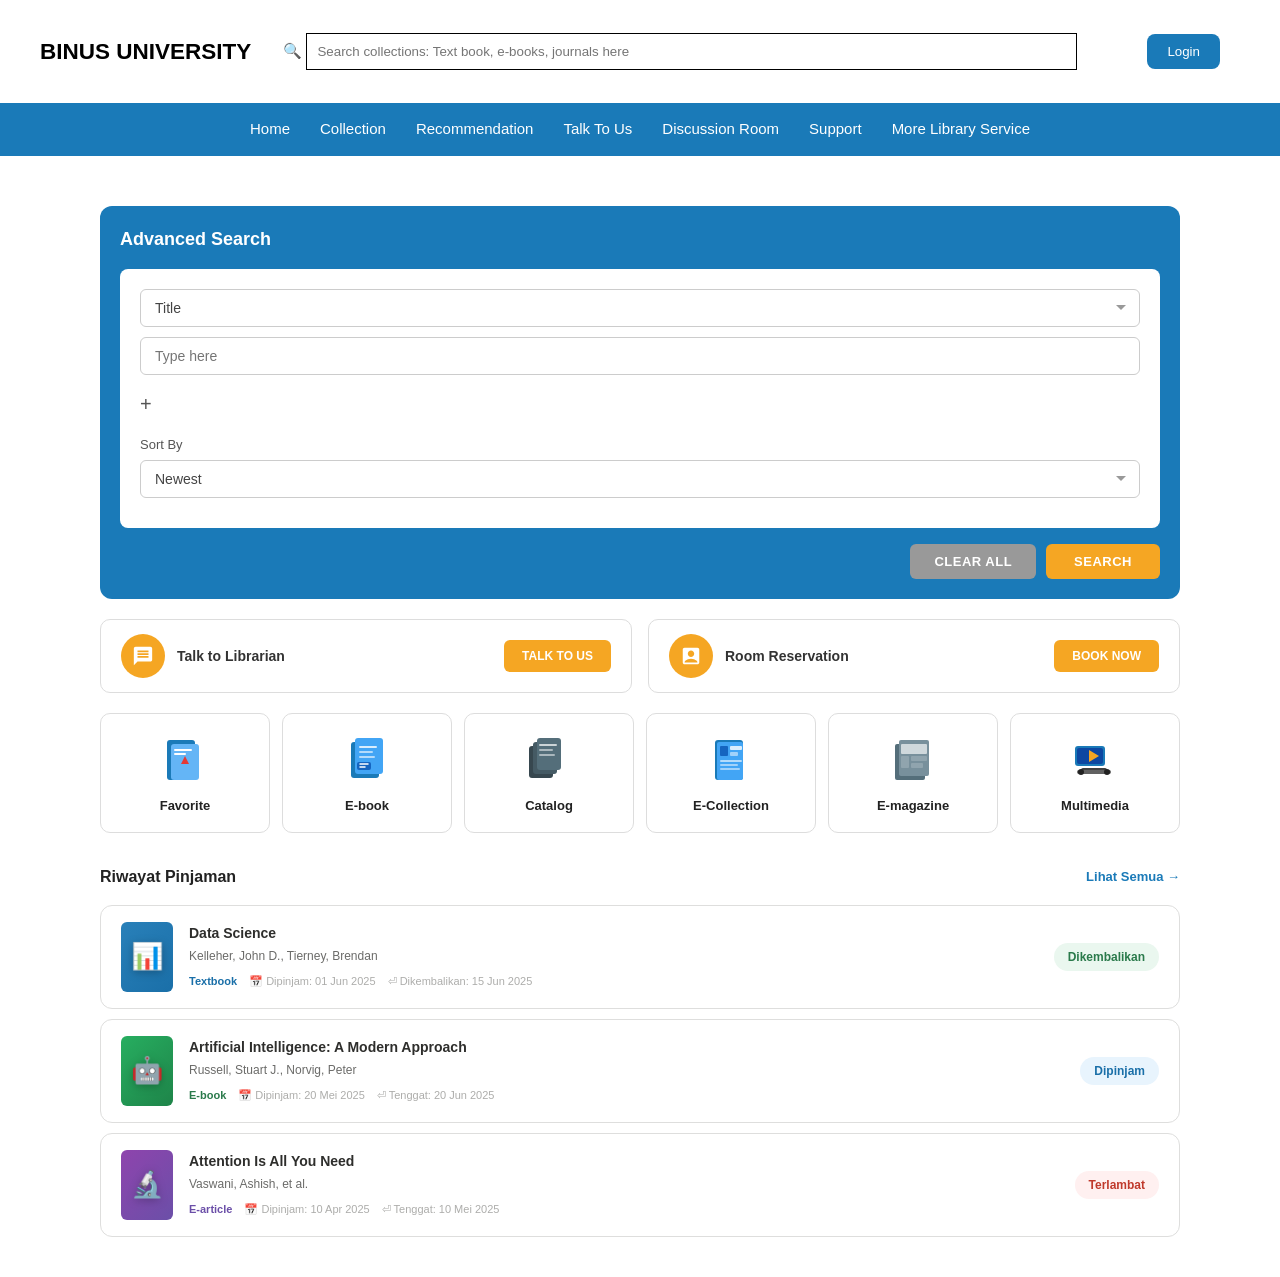
<file: index.html>
<!DOCTYPE html>
<html lang="en">
<head>
    <meta charset="UTF-8">
    <meta name="viewport" content="width=device-width, initial-scale=1.0">
    <title>Home | BINUS Library</title>
    <link rel="stylesheet" href="styling.css">
</head>
<body>
    <nav class="navbar">
        <div class="logo">
            <h2>BINUS UNIVERSITY</h2>
        </div>

        <div class="homepagecari">
            &#128269;
            <input type="text" class="searchpunyahome" placeholder="Search collections: Text book, e-books, journals here">
        </div>

        <div>
            <button class="loginbtn">Login</button>
        </div>
    </nav>

    <nav class="navbarhome">
        <ul>
            <li><a href="#">Home</a></li>
            <li><a href="collectionpage.html">Collection</a></li>
            <li><a href="#">Recommendation</a></li>
            <li><a href="#">Talk To Us</a></li>
            <li><a href="#">Discussion Room</a></li>
            <li><a href="#">Support</a></li>
            <li><a href="#">More Library Service</a></li>
        </ul>
    </nav>

    <main>
        <div class="search-box">
            <div class="search-title">Advanced Search</div>
            <div class="search-inner">
                <select id="home-search-type">
                    <option value="Title">Title</option>
                    <option value="Author">Author</option>
                    <option value="Collection Type">Collection Type</option>
                    <option value="ISBN">ISBN</option>
                </select>
                <input type="text" id="home-search-value" placeholder="Type here">
                <div class="add-row" onclick="addSearchRow()">+</div>
                <div id="extra-search-row" style="margin-top: 8px; display: none;">
                    <select id="home-search-type2" style="margin-right: 8px;">
                        <option value="Title">Title</option>
                        <option value="Author">Author</option>
                        <option value="Collection Type">Collection Type</option>
                        <option value="ISBN">ISBN</option>
                    </select>
                    <input type="text" id="home-search-value2" placeholder="Type here">
                </div>
                <div style="margin-top: 16px;">
                    <div class="sort-label">Sort By</div>
                    <select id="home-sort-by">
                        <option value="Newest">Newest</option>
                        <option value="Oldest">Oldest</option>
                        <option value="Relevance">Relevance</option>
                    </select>
                </div>
            </div>
            <div class="btn-row">
                <button class="btn-clear" onclick="clearHomeSearch()">CLEAR ALL</button>
                <button class="btn-search" onclick="searchAndRedirect()">SEARCH</button>
            </div>
        </div>

        <!-- ACTION BUTTONS -->
        <div class="action-row">
            <div class="action-card">
                <div class="action-left">
                    <div class="action-icon">
                        <svg viewBox="0 0 24 24"><path d="M20 2H4c-1.1 0-2 .9-2 2v18l4-4h14c1.1 0 2-.9 2-2V4c0-1.1-.9-2-2-2zm-2 12H6v-2h12v2zm0-3H6V9h12v2zm0-3H6V6h12v2z"/></svg>
                    </div>
                    <span class="action-label">Talk to Librarian</span>
                </div>
                <button class="btn-orange">TALK TO US</button>
            </div>
            <div class="action-card">
                <div class="action-left">
                    <div class="action-icon">
                        <svg viewBox="0 0 24 24"><path d="M19 3H5c-1.1 0-2 .9-2 2v14c0 1.1.9 2 2 2h14c1.1 0 2-.9 2-2V5c0-1.1-.9-2-2-2zm-7 3c1.93 0 3.5 1.57 3.5 3.5S13.93 13 12 13s-3.5-1.57-3.5-3.5S10.07 6 12 6zm7 13H5v-.23c0-.62.28-1.2.76-1.58C7.47 15.82 9.64 15 12 15s4.53.82 6.24 2.19c.48.38.76.97.76 1.58V19z"/></svg>
                    </div>
                    <span class="action-label">Room Reservation</span>
                </div>
                <a href="reservation.html">
                    <button class="btn-orange">BOOK NOW</button>
                </a>
            </div>
        </div>

        <!-- MENU GRID -->
        <div class="menu-grid">
            <!-- Favorite -->
            <div class="menu-card">
                <div class="menu-card-icon">
                    <svg viewBox="0 0 48 48" xmlns="http://www.w3.org/2000/svg">
                        <rect x="6" y="4" width="28" height="40" rx="3" fill="#1a7ab8"/>
                        <rect x="10" y="8" width="28" height="36" rx="3" fill="#64b5f6"/>
                        <path d="M24 20 l-4 8h8z" fill="#e53935"/>
                        <path d="M14 14h16M14 18h10" stroke="#fff" stroke-width="2" stroke-linecap="round"/>
                    </svg>
                </div>
                <span class="menu-card-label">Favorite</span>
            </div>

            <!-- E-book -->
            <div class="menu-card">
                <div class="menu-card-icon">
                    <svg viewBox="0 0 48 48" xmlns="http://www.w3.org/2000/svg">
                        <rect x="8" y="6" width="28" height="36" rx="3" fill="#1a7ab8"/>
                        <rect x="12" y="2" width="28" height="36" rx="3" fill="#42a5f5"/>
                        <rect x="16" y="10" width="18" height="2" rx="1" fill="#fff" opacity="0.8"/>
                        <rect x="16" y="15" width="14" height="2" rx="1" fill="#fff" opacity="0.6"/>
                        <rect x="16" y="20" width="16" height="2" rx="1" fill="#fff" opacity="0.6"/>
                        <rect x="14" y="26" width="14" height="8" rx="2" fill="#1565c0"/>
                        <path d="M17 28h8M17 31h5" stroke="#fff" stroke-width="1.5" stroke-linecap="round"/>
                    </svg>
                </div>
                <span class="menu-card-label">E-book</span>
            </div>

            <!-- Catalog -->
            <div class="menu-card">
                <div class="menu-card-icon">
                    <svg viewBox="0 0 48 48" xmlns="http://www.w3.org/2000/svg">
                        <rect x="4" y="10" width="24" height="32" rx="3" fill="#37474f"/>
                        <rect x="8" y="6" width="24" height="32" rx="3" fill="#455a64"/>
                        <rect x="12" y="2" width="24" height="32" rx="3" fill="#546e7a"/>
                        <rect x="14" y="8" width="18" height="2" rx="1" fill="#fff" opacity="0.7"/>
                        <rect x="14" y="13" width="14" height="2" rx="1" fill="#fff" opacity="0.5"/>
                        <rect x="14" y="18" width="16" height="2" rx="1" fill="#fff" opacity="0.5"/>
                    </svg>
                </div>
                <span class="menu-card-label">Catalog</span>
            </div>

            <!-- E-Collection -->
            <div class="menu-card">
                <div class="menu-card-icon">
                    <svg viewBox="0 0 48 48" xmlns="http://www.w3.org/2000/svg">
                        <rect x="8" y="4" width="28" height="40" rx="3" fill="#1a7ab8"/>
                        <rect x="10" y="6" width="26" height="38" rx="2" fill="#42a5f5"/>
                        <rect x="13" y="10" width="8" height="10" rx="1" fill="#1565c0"/>
                        <rect x="23" y="10" width="12" height="4" rx="1" fill="#fff" opacity="0.8"/>
                        <rect x="23" y="16" width="8" height="4" rx="1" fill="#fff" opacity="0.5"/>
                        <rect x="13" y="24" width="22" height="2" rx="1" fill="#fff" opacity="0.6"/>
                        <rect x="13" y="28" width="18" height="2" rx="1" fill="#fff" opacity="0.5"/>
                        <rect x="13" y="32" width="20" height="2" rx="1" fill="#fff" opacity="0.5"/>
                    </svg>
                </div>
                <span class="menu-card-label">E-Collection</span>
            </div>

            <!-- E-magazine -->
            <div class="menu-card">
                <div class="menu-card-icon">
                    <svg viewBox="0 0 48 48" xmlns="http://www.w3.org/2000/svg">
                        <rect x="6" y="8" width="30" height="36" rx="2" fill="#546e7a"/>
                        <rect x="10" y="4" width="30" height="36" rx="2" fill="#78909c"/>
                        <rect x="12" y="8" width="26" height="10" rx="1" fill="#cfd8dc"/>
                        <rect x="12" y="20" width="8" height="12" rx="1" fill="#90a4ae"/>
                        <rect x="22" y="20" width="16" height="5" rx="1" fill="#90a4ae"/>
                        <rect x="22" y="27" width="12" height="5" rx="1" fill="#90a4ae"/>
                    </svg>
                </div>
                <span class="menu-card-label">E-magazine</span>
            </div>

            <!-- Multimedia -->
            <div class="menu-card">
                <div class="menu-card-icon">
                    <svg viewBox="0 0 48 48" xmlns="http://www.w3.org/2000/svg">
                        <rect x="4" y="10" width="30" height="20" rx="3" fill="#1a7ab8"/>
                        <rect x="6" y="12" width="26" height="16" rx="2" fill="#0d47a1"/>
                        <polygon points="18,14 18,26 28,20" fill="#f5a623"/>
                        <rect x="10" y="32" width="26" height="6" rx="2" fill="#424242"/>
                        <rect x="6" y="34" width="34" height="4" rx="2" fill="#616161"/>
                        <circle cx="10" cy="36" r="3" fill="#212121"/>
                        <circle cx="36" cy="36" r="3" fill="#212121"/>
                    </svg>
                </div>
                <span class="menu-card-label">Multimedia</span>
            </div>
        </div>

        <div class="riwayat-section">
            <div class="riwayat-header">
                <span class="riwayat-title">Riwayat Pinjaman</span>
                <a href="#" class="riwayat-lihat-semua">Lihat Semua →</a>
            </div>

            <div class="riwayat-list">
                <div class="riwayat-card">
                    <div class="riwayat-thumb thumb-textbook"><span class="thumb-emoji">📊</span></div>
                    <div class="riwayat-info">
                        <div class="riwayat-book-title">Data Science</div>
                        <div class="riwayat-book-author">Kelleher, John D., Tierney, Brendan</div>
                        <div class="riwayat-meta">
                            <span class="riwayat-type badge-textbook">Textbook</span>
                            <span class="riwayat-date">📅 Dipinjam: 01 Jun 2025</span>
                            <span class="riwayat-date">⏎ Dikembalikan: 15 Jun 2025</span>
                        </div>
                    </div>
                    <span class="riwayat-status status-kembali">Dikembalikan</span>
                </div>

                <div class="riwayat-card">
                    <div class="riwayat-thumb thumb-ebook"><span class="thumb-emoji">🤖</span></div>
                    <div class="riwayat-info">
                        <div class="riwayat-book-title">Artificial Intelligence: A Modern Approach</div>
                        <div class="riwayat-book-author">Russell, Stuart J., Norvig, Peter</div>
                        <div class="riwayat-meta">
                            <span class="riwayat-type badge-ebook">E-book</span>
                            <span class="riwayat-date">📅 Dipinjam: 20 Mei 2025</span>
                            <span class="riwayat-date">⏎ Tenggat: 20 Jun 2025</span>
                        </div>
                    </div>
                    <span class="riwayat-status status-dipinjam">Dipinjam</span>
                </div>

                <div class="riwayat-card">
                    <div class="riwayat-thumb thumb-journal"><span class="thumb-emoji">🔬</span></div>
                    <div class="riwayat-info">
                        <div class="riwayat-book-title">Attention Is All You Need</div>
                        <div class="riwayat-book-author">Vaswani, Ashish, et al.</div>
                        <div class="riwayat-meta">
                            <span class="riwayat-type badge-journal">E-article</span>
                            <span class="riwayat-date">📅 Dipinjam: 10 Apr 2025</span>
                            <span class="riwayat-date">⏎ Tenggat: 10 Mei 2025</span>
                        </div>
                    </div>
                    <span class="riwayat-status status-terlambat">Terlambat</span>
                </div>
            </div>
        </div>
    </main>
    <script src="scripting.js"></script>
</body>
</html>
</file>
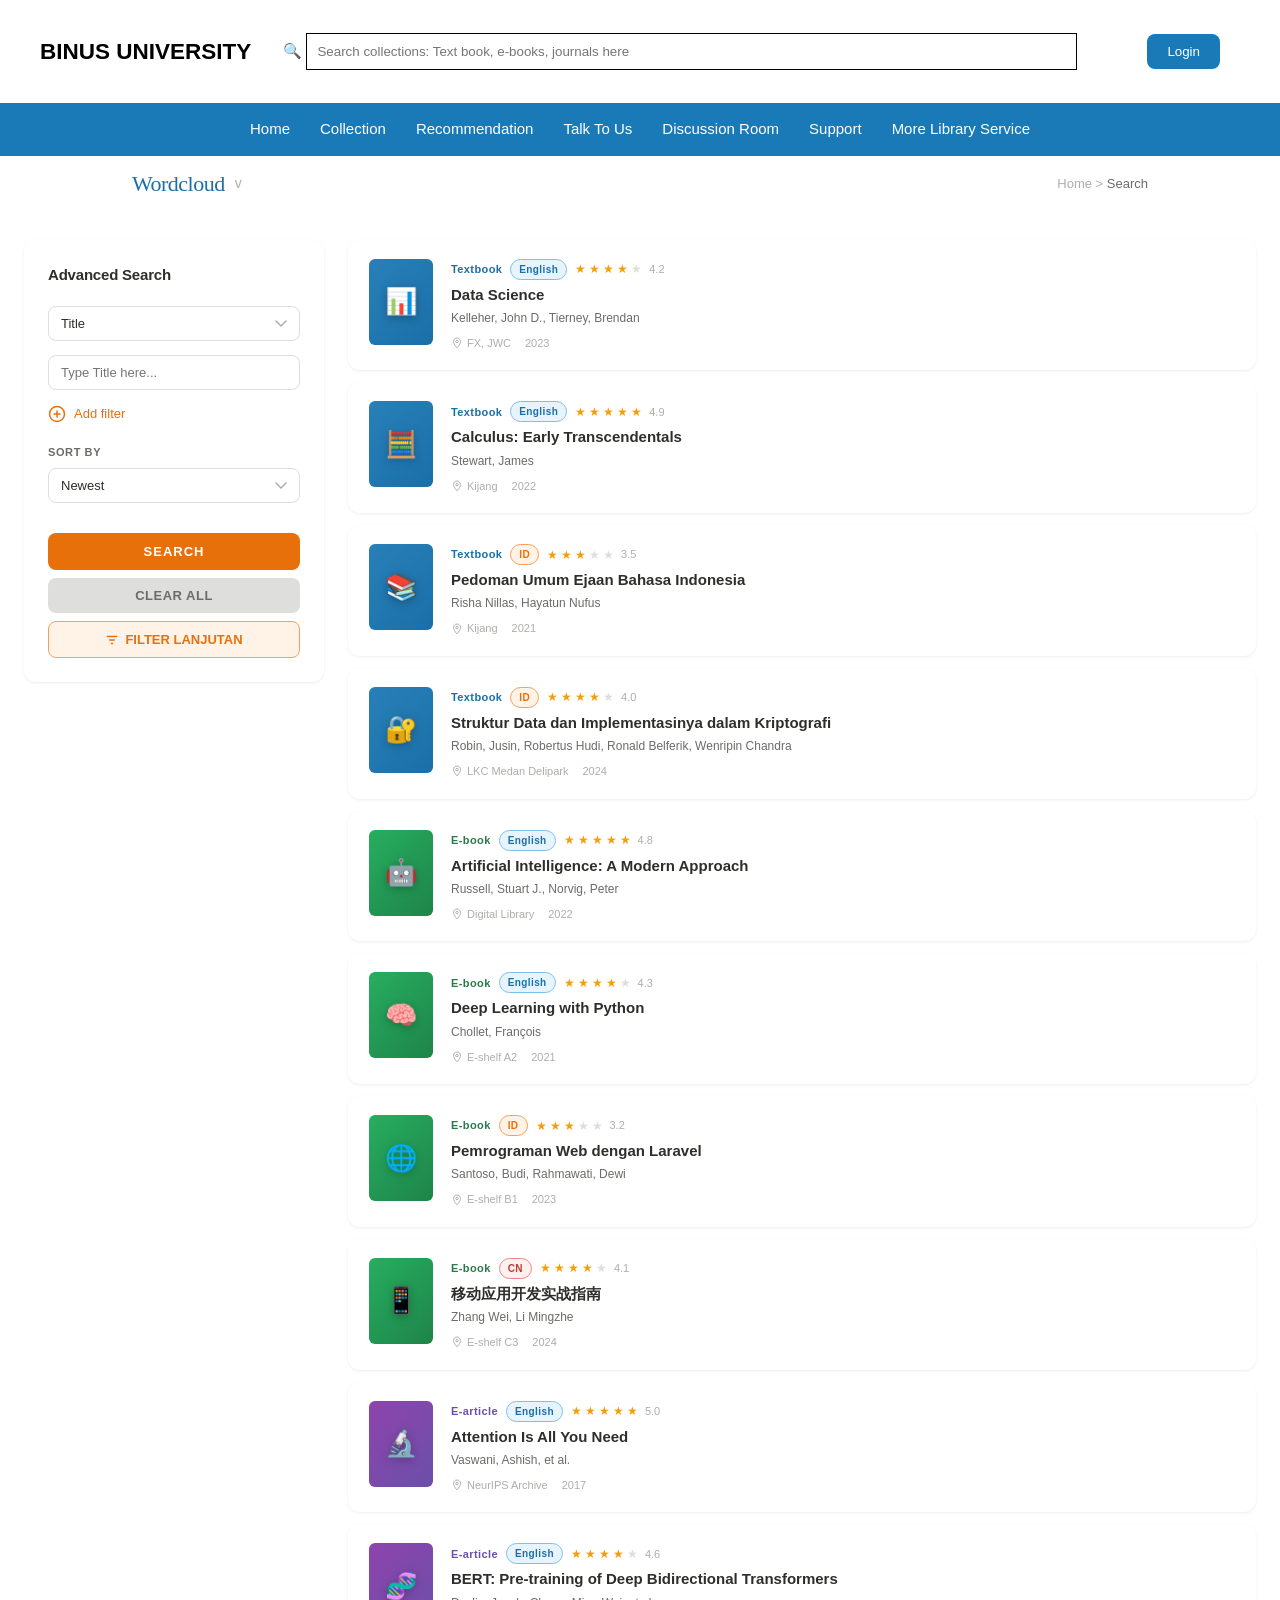
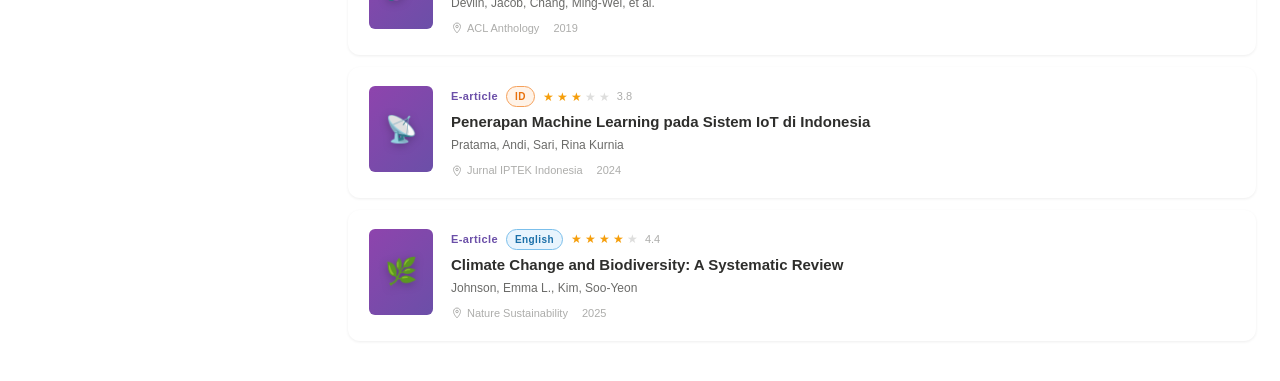
<file: collectionpage.html>
<!DOCTYPE html>
<html lang="en">
<head>
    <meta charset="UTF-8">
    <meta name="viewport" content="width=device-width, initial-scale=1.0">
    <title>Collection | BINUS Library</title>
    <link rel="stylesheet" href="styling.css">
</head>
<body>
    <nav class="navbar">
        <div class="logo">
            <h2>BINUS UNIVERSITY</h2>
        </div>

        <div class="homepagecari">
            &#128269;
            <input type="text" class="searchpunyahome" placeholder="Search collections: Text book, e-books, journals here">
        </div>

        <div>
            <button class="loginbtn">Login</button>
        </div>
    </nav>

    <nav class="navbarhome">
        <ul>
            <li><a href="homepage.html">Home</a></li>
            <li><a href="#">Collection</a></li>
            <li><a href="#">Recommendation</a></li>
            <li><a href="#">Talk To Us</a></li>
            <li><a href="#">Discussion Room</a></li>
            <li><a href="#">Support</a></li>
            <li><a href="#">More Library Service</a></li>
        </ul>
    </nav>

    <nav class="topnav">
        <span class="brand">Wordcloud</span>
        <span class="chevron">v</span>
        <span class="breadcrumb">Home > <span>Search</span></span>
    </nav>

    <div class="layout">
        <aside class="sidebar">
            <div class="sidebar-title">Advanced Search</div>
            <div class="field-group">
                <select id="col-search-type1" class="field-select">
                    <option value="Title">Title</option>
                    <option value="Author">Author</option>
                    <option value="Collection Type">Collection Type</option>
                    <option value="ISBN">ISBN</option>
                </select>
            </div>
            <div class="field-group" id="col-search-input1-container">
                <input type="text" id="col-search-value1" class="field-input" placeholder="Type here...">
            </div>
            
            <div id="col-extra-search" style="display: none;">
                <div class="field-group">
                    <select id="col-search-type2" class="field-select">
                        <option value="Title">Title</option>
                        <option value="Author">Author</option>
                        <option value="Collection Type">Collection Type</option>
                        <option value="ISBN">ISBN</option>
                    </select>
                </div>
                <div class="field-group" id="col-search-input2-container">
                    <input type="text" id="col-search-value2" class="field-input" placeholder="Type here...">
                </div>
            </div>
            
            <div class="add-row" onclick="toggleCollectionExtraSearch()">
                <svg viewBox="0 0 24 24" fill="none" stroke="currentColor" stroke-width="2" stroke-linecap="round">
                    <circle cx="12" cy="12" r="10"/><line x1="12" y1="8" x2="12" y2="16"/><line x1="8" y1="12" x2="16" y2="12"/>
                </svg>
                Add filter
            </div>
            
            <div class="sort-label">Sort By</div>
            <div class="field-group">
                <select id="col-sort-by" class="field-select">
                    <option value="Newest">Newest</option>
                    <option value="Oldest">Oldest</option>
                    <option value="Rating">Rating</option>
                    <option value="Title A-Z">Title A-Z</option>
                </select>
            </div>
            <button class="btn-search" onclick="performCollectionSearch()">SEARCH</button>
            <button class="btn-clear" onclick="clearCollectionSearch()">CLEAR ALL</button>
            <button class="btn-filter-popup" onclick="openFilter()">
                <svg width="14" height="14" viewBox="0 0 24 24" fill="none" stroke="currentColor" stroke-width="2.5" stroke-linecap="round">
                    <line x1="4" y1="6" x2="20" y2="6"/><line x1="8" y1="12" x2="16" y2="12"/><line x1="11" y1="18" x2="13" y2="18"/>
                </svg>
                FILTER LANJUTAN
            </button>
        </aside>

        <main>
            <!-- TEXTBOOK -->
            <section class="category-section" id="textbook-section">
                <div class="book-card" data-title="Data Science" data-author="Kelleher, John D., Tierney, Brendan" data-type="Textbook" data-year="2023" data-rating="4.2" data-lang="English">
                    <div class="book-thumb thumb-textbook"><span class="thumb-emoji">📊</span></div>
                    <div class="book-info">
                        <div class="book-top">
                            <span class="book-type-badge badge-textbook">Textbook</span>
                            <span class="lang-badge lang-english">English</span>
                            <div class="star-row">
                                <span class="star filled">★</span><span class="star filled">★</span><span class="star filled">★</span><span class="star filled">★</span><span class="star">★</span>
                                <span class="rating-val">4.2</span>
                            </div>
                        </div>
                        <div class="book-title">Data Science</div>
                        <div class="book-authors">Kelleher, John D., Tierney, Brendan</div>
                        <div class="book-meta">
                            <div class="meta-loc"><svg viewBox="0 0 24 24" fill="none" stroke="currentColor" stroke-width="2"><path d="M12 2C8.13 2 5 5.13 5 9c0 5.25 7 13 7 13s7-7.75 7-13c0-3.87-3.13-7-7-7z"/><circle cx="12" cy="9" r="2.5"/></svg>FX, JWC</div>
                            <span class="meta-year">2023</span>
                        </div>
                    </div>
                </div>

                <div class="book-card" data-title="Calculus: Early Transcendentals" data-author="Stewart, James" data-type="Textbook" data-year="2022" data-rating="4.9" data-lang="English">
                    <div class="book-thumb thumb-textbook"><span class="thumb-emoji">🧮</span></div>
                    <div class="book-info">
                        <div class="book-top">
                            <span class="book-type-badge badge-textbook">Textbook</span>
                            <span class="lang-badge lang-english">English</span>
                            <div class="star-row">
                                <span class="star filled">★</span><span class="star filled">★</span><span class="star filled">★</span><span class="star filled">★</span><span class="star filled">★</span>
                                <span class="rating-val">4.9</span>
                            </div>
                        </div>
                        <div class="book-title">Calculus: Early Transcendentals</div>
                        <div class="book-authors">Stewart, James</div>
                        <div class="book-meta">
                            <div class="meta-loc"><svg viewBox="0 0 24 24" fill="none" stroke="currentColor" stroke-width="2"><path d="M12 2C8.13 2 5 5.13 5 9c0 5.25 7 13 7 13s7-7.75 7-13c0-3.87-3.13-7-7-7z"/><circle cx="12" cy="9" r="2.5"/></svg>Kijang</div>
                            <span class="meta-year">2022</span>
                        </div>
                    </div>
                </div>

                <div class="book-card" data-title="Pedoman Umum Ejaan Bahasa Indonesia" data-author="Risha Nillas, Hayatun Nufus" data-type="Textbook" data-year="2021" data-rating="3.5" data-lang="ID">
                    <div class="book-thumb thumb-textbook"><span class="thumb-emoji">📚</span></div>
                    <div class="book-info">
                        <div class="book-top">
                            <span class="book-type-badge badge-textbook">Textbook</span>
                            <span class="lang-badge lang-id">ID</span>
                            <div class="star-row">
                                <span class="star filled">★</span><span class="star filled">★</span><span class="star filled">★</span><span class="star">★</span><span class="star">★</span>
                                <span class="rating-val">3.5</span>
                            </div>
                        </div>
                        <div class="book-title">Pedoman Umum Ejaan Bahasa Indonesia</div>
                        <div class="book-authors">Risha Nillas, Hayatun Nufus</div>
                        <div class="book-meta">
                            <div class="meta-loc"><svg viewBox="0 0 24 24" fill="none" stroke="currentColor" stroke-width="2"><path d="M12 2C8.13 2 5 5.13 5 9c0 5.25 7 13 7 13s7-7.75 7-13c0-3.87-3.13-7-7-7z"/><circle cx="12" cy="9" r="2.5"/></svg>Kijang</div>
                            <span class="meta-year">2021</span>
                        </div>
                    </div>
                </div>

                <div class="book-card" data-title="Struktur Data dan Implementasinya dalam Kriptografi" data-author="Robin, Jusin, Robertus Hudi, Ronald Belferik, Wenripin Chandra" data-type="Textbook" data-year="2024" data-rating="4.0" data-lang="ID">
                    <div class="book-thumb thumb-textbook"><span class="thumb-emoji">🔐</span></div>
                    <div class="book-info">
                        <div class="book-top">
                            <span class="book-type-badge badge-textbook">Textbook</span>
                            <span class="lang-badge lang-id">ID</span>
                            <div class="star-row">
                                <span class="star filled">★</span><span class="star filled">★</span><span class="star filled">★</span><span class="star filled">★</span><span class="star">★</span>
                                <span class="rating-val">4.0</span>
                            </div>
                        </div>
                        <div class="book-title">Struktur Data dan Implementasinya dalam Kriptografi</div>
                        <div class="book-authors">Robin, Jusin, Robertus Hudi, Ronald Belferik, Wenripin Chandra</div>
                        <div class="book-meta">
                            <div class="meta-loc"><svg viewBox="0 0 24 24" fill="none" stroke="currentColor" stroke-width="2"><path d="M12 2C8.13 2 5 5.13 5 9c0 5.25 7 13 7 13s7-7.75 7-13c0-3.87-3.13-7-7-7z"/><circle cx="12" cy="9" r="2.5"/></svg>LKC Medan Delipark</div>
                            <span class="meta-year">2024</span>
                        </div>
                    </div>
                </div>
            </section>

            <!-- E-BOOK -->
            <section class="category-section" id="ebook-section">
                <div class="book-card" data-title="Artificial Intelligence: A Modern Approach" data-author="Russell, Stuart J., Norvig, Peter" data-type="E-book" data-year="2022" data-rating="4.8" data-lang="English">
                    <div class="book-thumb thumb-ebook"><span class="thumb-emoji">🤖</span></div>
                    <div class="book-info">
                        <div class="book-top">
                            <span class="book-type-badge badge-ebook">E-book</span>
                            <span class="lang-badge lang-english">English</span>
                            <div class="star-row">
                                <span class="star filled">★</span><span class="star filled">★</span><span class="star filled">★</span><span class="star filled">★</span><span class="star filled">★</span>
                                <span class="rating-val">4.8</span>
                            </div>
                        </div>
                        <div class="book-title">Artificial Intelligence: A Modern Approach</div>
                        <div class="book-authors">Russell, Stuart J., Norvig, Peter</div>
                        <div class="book-meta">
                            <div class="meta-loc"><svg viewBox="0 0 24 24" fill="none" stroke="currentColor" stroke-width="2"><path d="M12 2C8.13 2 5 5.13 5 9c0 5.25 7 13 7 13s7-7.75 7-13c0-3.87-3.13-7-7-7z"/><circle cx="12" cy="9" r="2.5"/></svg>Digital Library</div>
                            <span class="meta-year">2022</span>
                        </div>
                    </div>
                </div>

                <div class="book-card" data-title="Deep Learning with Python" data-author="Chollet, François" data-type="E-book" data-year="2021" data-rating="4.3" data-lang="English">
                    <div class="book-thumb thumb-ebook"><span class="thumb-emoji">🧠</span></div>
                    <div class="book-info">
                        <div class="book-top">
                            <span class="book-type-badge badge-ebook">E-book</span>
                            <span class="lang-badge lang-english">English</span>
                            <div class="star-row">
                                <span class="star filled">★</span><span class="star filled">★</span><span class="star filled">★</span><span class="star filled">★</span><span class="star">★</span>
                                <span class="rating-val">4.3</span>
                            </div>
                        </div>
                        <div class="book-title">Deep Learning with Python</div>
                        <div class="book-authors">Chollet, François</div>
                        <div class="book-meta">
                            <div class="meta-loc"><svg viewBox="0 0 24 24" fill="none" stroke="currentColor" stroke-width="2"><path d="M12 2C8.13 2 5 5.13 5 9c0 5.25 7 13 7 13s7-7.75 7-13c0-3.87-3.13-7-7-7z"/><circle cx="12" cy="9" r="2.5"/></svg>E-shelf A2</div>
                            <span class="meta-year">2021</span>
                        </div>
                    </div>
                </div>

                <div class="book-card" data-title="Pemrograman Web dengan Laravel" data-author="Santoso, Budi, Rahmawati, Dewi" data-type="E-book" data-year="2023" data-rating="3.2" data-lang="ID">
                    <div class="book-thumb thumb-ebook"><span class="thumb-emoji">🌐</span></div>
                    <div class="book-info">
                        <div class="book-top">
                            <span class="book-type-badge badge-ebook">E-book</span>
                            <span class="lang-badge lang-id">ID</span>
                            <div class="star-row">
                                <span class="star filled">★</span><span class="star filled">★</span><span class="star filled">★</span><span class="star">★</span><span class="star">★</span>
                                <span class="rating-val">3.2</span>
                            </div>
                        </div>
                        <div class="book-title">Pemrograman Web dengan Laravel</div>
                        <div class="book-authors">Santoso, Budi, Rahmawati, Dewi</div>
                        <div class="book-meta">
                            <div class="meta-loc"><svg viewBox="0 0 24 24" fill="none" stroke="currentColor" stroke-width="2"><path d="M12 2C8.13 2 5 5.13 5 9c0 5.25 7 13 7 13s7-7.75 7-13c0-3.87-3.13-7-7-7z"/><circle cx="12" cy="9" r="2.5"/></svg>E-shelf B1</div>
                            <span class="meta-year">2023</span>
                        </div>
                    </div>
                </div>

                <div class="book-card" data-title="移动应用开发实战指南" data-author="Zhang Wei, Li Mingzhe" data-type="E-book" data-year="2024" data-rating="4.1" data-lang="CN">
                    <div class="book-thumb thumb-ebook"><span class="thumb-emoji">📱</span></div>
                    <div class="book-info">
                        <div class="book-top">
                            <span class="book-type-badge badge-ebook">E-book</span>
                            <span class="lang-badge lang-cn">CN</span>
                            <div class="star-row">
                                <span class="star filled">★</span><span class="star filled">★</span><span class="star filled">★</span><span class="star filled">★</span><span class="star">★</span>
                                <span class="rating-val">4.1</span>
                            </div>
                        </div>
                        <div class="book-title">移动应用开发实战指南</div>
                        <div class="book-authors">Zhang Wei, Li Mingzhe</div>
                        <div class="book-meta">
                            <div class="meta-loc"><svg viewBox="0 0 24 24" fill="none" stroke="currentColor" stroke-width="2"><path d="M12 2C8.13 2 5 5.13 5 9c0 5.25 7 13 7 13s7-7.75 7-13c0-3.87-3.13-7-7-7z"/><circle cx="12" cy="9" r="2.5"/></svg>E-shelf C3</div>
                            <span class="meta-year">2024</span>
                        </div>
                    </div>
                </div>
            </section>

            <!-- JOURNAL -->
            <section class="category-section" id="journal-section">
                <div class="book-card" data-title="Attention Is All You Need" data-author="Vaswani, Ashish, et al." data-type="E-article" data-year="2017" data-rating="5.0" data-lang="English">
                    <div class="book-thumb thumb-journal"><span class="thumb-emoji">🔬</span></div>
                    <div class="book-info">
                        <div class="book-top">
                            <span class="book-type-badge badge-journal">E-article</span>
                            <span class="lang-badge lang-english">English</span>
                            <div class="star-row">
                                <span class="star filled">★</span><span class="star filled">★</span><span class="star filled">★</span><span class="star filled">★</span><span class="star filled">★</span>
                                <span class="rating-val">5.0</span>
                            </div>
                        </div>
                        <div class="book-title">Attention Is All You Need</div>
                        <div class="book-authors">Vaswani, Ashish, et al.</div>
                        <div class="book-meta">
                            <div class="meta-loc"><svg viewBox="0 0 24 24" fill="none" stroke="currentColor" stroke-width="2"><path d="M12 2C8.13 2 5 5.13 5 9c0 5.25 7 13 7 13s7-7.75 7-13c0-3.87-3.13-7-7-7z"/><circle cx="12" cy="9" r="2.5"/></svg>NeurIPS Archive</div>
                            <span class="meta-year">2017</span>
                        </div>
                    </div>
                </div>

                <div class="book-card" data-title="BERT: Pre-training of Deep Bidirectional Transformers" data-author="Devlin, Jacob, Chang, Ming-Wei, et al." data-type="E-article" data-year="2019" data-rating="4.6" data-lang="English">
                    <div class="book-thumb thumb-journal"><span class="thumb-emoji">🧬</span></div>
                    <div class="book-info">
                        <div class="book-top">
                            <span class="book-type-badge badge-journal">E-article</span>
                            <span class="lang-badge lang-english">English</span>
                            <div class="star-row">
                                <span class="star filled">★</span><span class="star filled">★</span><span class="star filled">★</span><span class="star filled">★</span><span class="star">★</span>
                                <span class="rating-val">4.6</span>
                            </div>
                        </div>
                        <div class="book-title">BERT: Pre-training of Deep Bidirectional Transformers</div>
                        <div class="book-authors">Devlin, Jacob, Chang, Ming-Wei, et al.</div>
                        <div class="book-meta">
                            <div class="meta-loc"><svg viewBox="0 0 24 24" fill="none" stroke="currentColor" stroke-width="2"><path d="M12 2C8.13 2 5 5.13 5 9c0 5.25 7 13 7 13s7-7.75 7-13c0-3.87-3.13-7-7-7z"/><circle cx="12" cy="9" r="2.5"/></svg>ACL Anthology</div>
                            <span class="meta-year">2019</span>
                        </div>
                    </div>
                </div>

                <div class="book-card" data-title="Penerapan Machine Learning pada Sistem IoT di Indonesia" data-author="Pratama, Andi, Sari, Rina Kurnia" data-type="E-article" data-year="2024" data-rating="3.8" data-lang="ID">
                    <div class="book-thumb thumb-journal"><span class="thumb-emoji">📡</span></div>
                    <div class="book-info">
                        <div class="book-top">
                            <span class="book-type-badge badge-journal">E-article</span>
                            <span class="lang-badge lang-id">ID</span>
                            <div class="star-row">
                                <span class="star filled">★</span><span class="star filled">★</span><span class="star filled">★</span><span class="star">★</span><span class="star">★</span>
                                <span class="rating-val">3.8</span>
                            </div>
                        </div>
                        <div class="book-title">Penerapan Machine Learning pada Sistem IoT di Indonesia</div>
                        <div class="book-authors">Pratama, Andi, Sari, Rina Kurnia</div>
                        <div class="book-meta">
                            <div class="meta-loc"><svg viewBox="0 0 24 24" fill="none" stroke="currentColor" stroke-width="2"><path d="M12 2C8.13 2 5 5.13 5 9c0 5.25 7 13 7 13s7-7.75 7-13c0-3.87-3.13-7-7-7z"/><circle cx="12" cy="9" r="2.5"/></svg>Jurnal IPTEK Indonesia</div>
                            <span class="meta-year">2024</span>
                        </div>
                    </div>
                </div>

                <div class="book-card" data-title="Climate Change and Biodiversity: A Systematic Review" data-author="Johnson, Emma L., Kim, Soo-Yeon" data-type="E-article" data-year="2025" data-rating="4.4" data-lang="English">
                    <div class="book-thumb thumb-journal"><span class="thumb-emoji">🌿</span></div>
                    <div class="book-info">
                        <div class="book-top">
                            <span class="book-type-badge badge-journal">E-article</span>
                            <span class="lang-badge lang-english">English</span>
                            <div class="star-row">
                                <span class="star filled">★</span><span class="star filled">★</span><span class="star filled">★</span><span class="star filled">★</span><span class="star">★</span>
                                <span class="rating-val">4.4</span>
                            </div>
                        </div>
                        <div class="book-title">Climate Change and Biodiversity: A Systematic Review</div>
                        <div class="book-authors">Johnson, Emma L., Kim, Soo-Yeon</div>
                        <div class="book-meta">
                            <div class="meta-loc"><svg viewBox="0 0 24 24" fill="none" stroke="currentColor" stroke-width="2"><path d="M12 2C8.13 2 5 5.13 5 9c0 5.25 7 13 7 13s7-7.75 7-13c0-3.87-3.13-7-7-7z"/><circle cx="12" cy="9" r="2.5"/></svg>Nature Sustainability</div>
                            <span class="meta-year">2025</span>
                        </div>
                    </div>
                </div>
            </section>
        </main>
    </div>

    <!-- FILTER POPUP -->
    <div class="fp-overlay" id="fpOverlay" onclick="closeOnOverlay(event)">
        <div class="fp-panel">
            <div class="fp-header">
                <span class="fp-title">Filter Lanjutan</span>
                <button class="fp-close" onclick="closeFilter()">✕</button>
            </div>

            <div class="fp-section">
                <div class="fp-label">Language</div>
                <div class="fp-chips">
                    <div class="fp-chip" onclick="toggleChip(this)">ID</div>
                    <div class="fp-chip" onclick="toggleChip(this)">English</div>
                    <div class="fp-chip" onclick="toggleChip(this)">CN</div>
                </div>
            </div>

            <div class="fp-section">
                <div class="fp-label">Category</div>
                <div class="fp-chips">
                    <div class="fp-chip" onclick="toggleChip(this)">Textbook</div>
                    <div class="fp-chip" onclick="toggleChip(this)">E-book</div>
                    <div class="fp-chip" onclick="toggleChip(this)">E-article</div>
                </div>
            </div>

            <div class="fp-section">
                <div class="fp-label">Year</div>
                <div class="year-range-wrap">
                    <div class="year-picker-row">
                        <span class="year-picker-label">Tahun awal</span>
                        <div class="year-chips-scroll" id="startYearPicker"></div>
                    </div>
                    <div class="year-picker-row" style="margin-top:10px">
                        <span class="year-picker-label">Tahun akhir</span>
                        <div class="year-chips-scroll" id="endYearPicker"></div>
                    </div>
                </div>
            </div>

            <div class="fp-section">
                <div class="fp-label">Rating</div>
                <div class="fp-chips">
                    <div class="fp-chip" onclick="toggleChip(this)">⭐ 5–4</div>
                    <div class="fp-chip" onclick="toggleChip(this)">⭐ 4–3</div>
                    <div class="fp-chip" onclick="toggleChip(this)">⭐ 3–2</div>
                    <div class="fp-chip" onclick="toggleChip(this)">⭐ 2–1</div>
                    <div class="fp-chip" onclick="toggleChip(this)">⭐ 1–0</div>
                </div>
            </div>

            <div class="fp-footer">
                <button class="fp-btn-reset" onclick="resetFilter()">Reset</button>
                <button class="fp-btn-apply" onclick="applyFilter()">Apply</button>
            </div>
        </div>
    </div>
    <script src="scripting.js"></script>
</body>
</html>
</file>
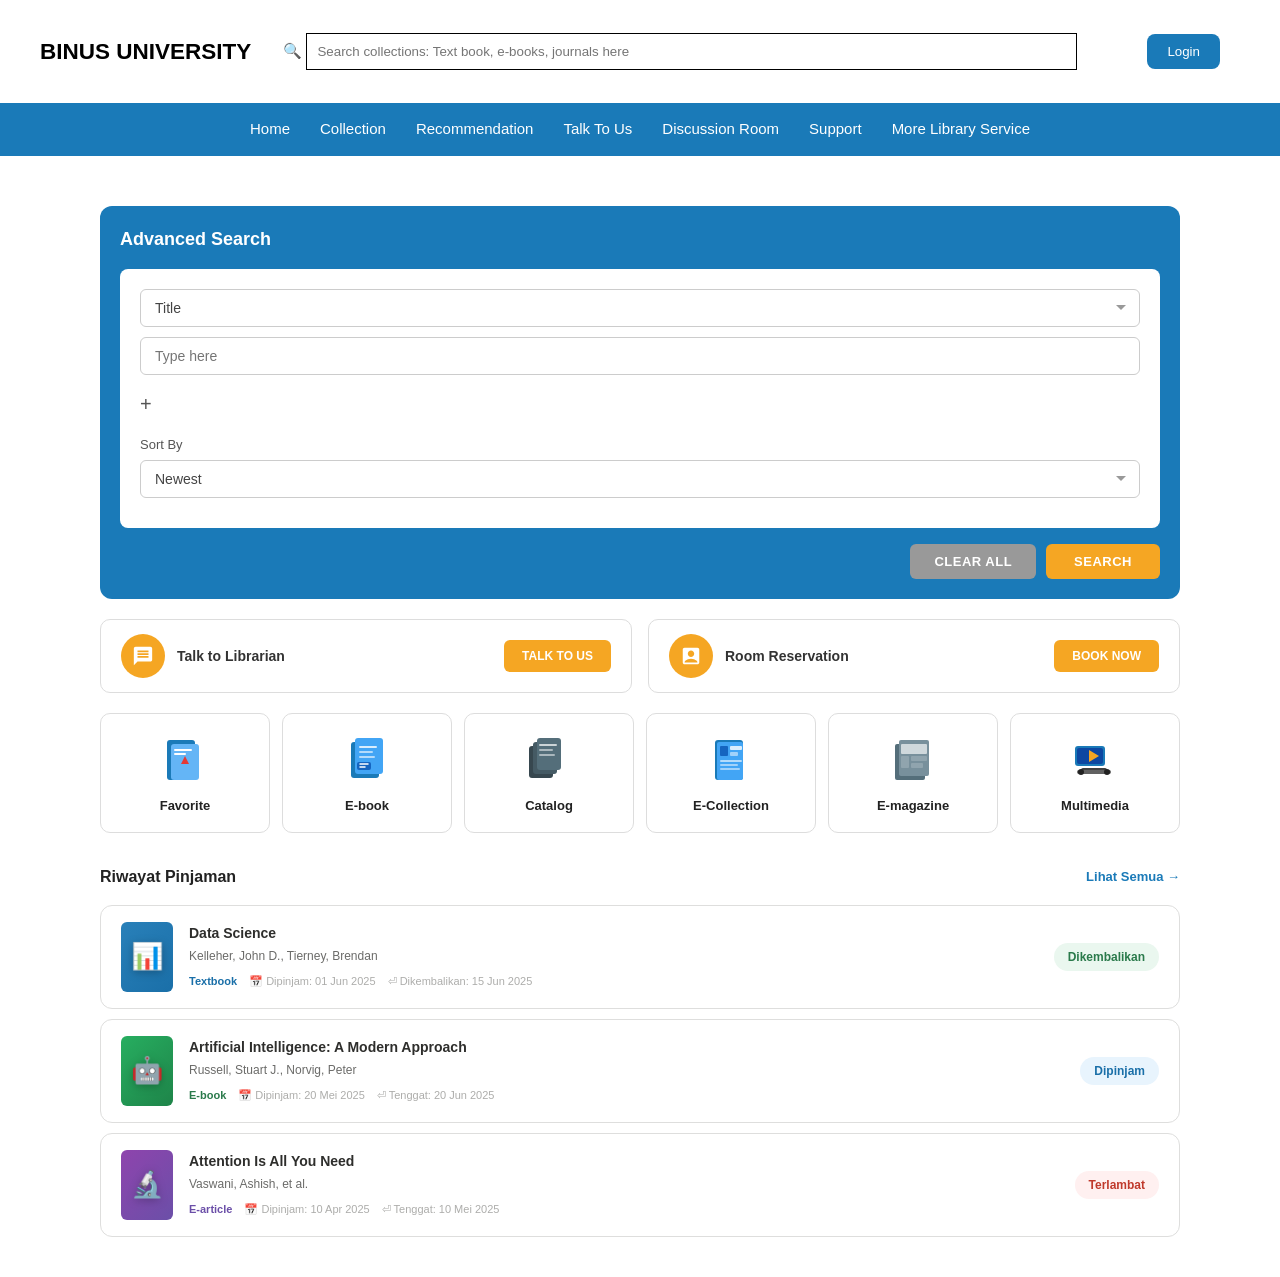
<file: homepage.html>
<!DOCTYPE html>
<html lang="en">
<head>
    <meta charset="UTF-8">
    <meta name="viewport" content="width=device-width, initial-scale=1.0">
    <title>Home | BINUS Library</title>
    <link rel="stylesheet" href="styling.css">
</head>
<body>
    <nav class="navbar">
        <div class="logo">
            <h2>BINUS UNIVERSITY</h2>
        </div>

        <div class="homepagecari">
            &#128269;
            <input type="text" class="searchpunyahome" placeholder="Search collections: Text book, e-books, journals here">
        </div>

        <div>
            <button class="loginbtn">Login</button>
        </div>
    </nav>

    <nav class="navbarhome">
        <ul>
            <li><a href="#">Home</a></li>
            <li><a href="collectionpage.html">Collection</a></li>
            <li><a href="#">Recommendation</a></li>
            <li><a href="#">Talk To Us</a></li>
            <li><a href="#">Discussion Room</a></li>
            <li><a href="#">Support</a></li>
            <li><a href="#">More Library Service</a></li>
        </ul>
    </nav>

    <main>
        <div class="search-box">
            <div class="search-title">Advanced Search</div>
            <div class="search-inner">
                <select id="home-search-type">
                    <option value="Title">Title</option>
                    <option value="Author">Author</option>
                    <option value="Collection Type">Collection Type</option>
                    <option value="ISBN">ISBN</option>
                </select>
                <input type="text" id="home-search-value" placeholder="Type here">
                <div class="add-row" onclick="addSearchRow()">+</div>
                <div id="extra-search-row" style="margin-top: 8px; display: none;">
                    <select id="home-search-type2" style="margin-right: 8px;">
                        <option value="Title">Title</option>
                        <option value="Author">Author</option>
                        <option value="Collection Type">Collection Type</option>
                        <option value="ISBN">ISBN</option>
                    </select>
                    <input type="text" id="home-search-value2" placeholder="Type here">
                </div>
                <div style="margin-top: 16px;">
                    <div class="sort-label">Sort By</div>
                    <select id="home-sort-by">
                        <option value="Newest">Newest</option>
                        <option value="Oldest">Oldest</option>
                        <option value="Relevance">Relevance</option>
                    </select>
                </div>
            </div>
            <div class="btn-row">
                <button class="btn-clear" onclick="clearHomeSearch()">CLEAR ALL</button>
                <button class="btn-search" onclick="searchAndRedirect()">SEARCH</button>
            </div>
        </div>

        <!-- ACTION BUTTONS -->
        <div class="action-row">
            <div class="action-card">
                <div class="action-left">
                    <div class="action-icon">
                        <svg viewBox="0 0 24 24"><path d="M20 2H4c-1.1 0-2 .9-2 2v18l4-4h14c1.1 0 2-.9 2-2V4c0-1.1-.9-2-2-2zm-2 12H6v-2h12v2zm0-3H6V9h12v2zm0-3H6V6h12v2z"/></svg>
                    </div>
                    <span class="action-label">Talk to Librarian</span>
                </div>
                <button class="btn-orange">TALK TO US</button>
            </div>
            <div class="action-card">
                <div class="action-left">
                    <div class="action-icon">
                        <svg viewBox="0 0 24 24"><path d="M19 3H5c-1.1 0-2 .9-2 2v14c0 1.1.9 2 2 2h14c1.1 0 2-.9 2-2V5c0-1.1-.9-2-2-2zm-7 3c1.93 0 3.5 1.57 3.5 3.5S13.93 13 12 13s-3.5-1.57-3.5-3.5S10.07 6 12 6zm7 13H5v-.23c0-.62.28-1.2.76-1.58C7.47 15.82 9.64 15 12 15s4.53.82 6.24 2.19c.48.38.76.97.76 1.58V19z"/></svg>
                    </div>
                    <span class="action-label">Room Reservation</span>
                </div>
                <a href="reservation.html">
                    <button class="btn-orange">BOOK NOW</button>
                </a>
            </div>
        </div>

        <!-- MENU GRID -->
        <div class="menu-grid">
            <!-- Favorite -->
            <div class="menu-card">
                <div class="menu-card-icon">
                    <svg viewBox="0 0 48 48" xmlns="http://www.w3.org/2000/svg">
                        <rect x="6" y="4" width="28" height="40" rx="3" fill="#1a7ab8"/>
                        <rect x="10" y="8" width="28" height="36" rx="3" fill="#64b5f6"/>
                        <path d="M24 20 l-4 8h8z" fill="#e53935"/>
                        <path d="M14 14h16M14 18h10" stroke="#fff" stroke-width="2" stroke-linecap="round"/>
                    </svg>
                </div>
                <span class="menu-card-label">Favorite</span>
            </div>

            <!-- E-book -->
            <div class="menu-card">
                <div class="menu-card-icon">
                    <svg viewBox="0 0 48 48" xmlns="http://www.w3.org/2000/svg">
                        <rect x="8" y="6" width="28" height="36" rx="3" fill="#1a7ab8"/>
                        <rect x="12" y="2" width="28" height="36" rx="3" fill="#42a5f5"/>
                        <rect x="16" y="10" width="18" height="2" rx="1" fill="#fff" opacity="0.8"/>
                        <rect x="16" y="15" width="14" height="2" rx="1" fill="#fff" opacity="0.6"/>
                        <rect x="16" y="20" width="16" height="2" rx="1" fill="#fff" opacity="0.6"/>
                        <rect x="14" y="26" width="14" height="8" rx="2" fill="#1565c0"/>
                        <path d="M17 28h8M17 31h5" stroke="#fff" stroke-width="1.5" stroke-linecap="round"/>
                    </svg>
                </div>
                <span class="menu-card-label">E-book</span>
            </div>

            <!-- Catalog -->
            <div class="menu-card">
                <div class="menu-card-icon">
                    <svg viewBox="0 0 48 48" xmlns="http://www.w3.org/2000/svg">
                        <rect x="4" y="10" width="24" height="32" rx="3" fill="#37474f"/>
                        <rect x="8" y="6" width="24" height="32" rx="3" fill="#455a64"/>
                        <rect x="12" y="2" width="24" height="32" rx="3" fill="#546e7a"/>
                        <rect x="14" y="8" width="18" height="2" rx="1" fill="#fff" opacity="0.7"/>
                        <rect x="14" y="13" width="14" height="2" rx="1" fill="#fff" opacity="0.5"/>
                        <rect x="14" y="18" width="16" height="2" rx="1" fill="#fff" opacity="0.5"/>
                    </svg>
                </div>
                <span class="menu-card-label">Catalog</span>
            </div>

            <!-- E-Collection -->
            <div class="menu-card">
                <div class="menu-card-icon">
                    <svg viewBox="0 0 48 48" xmlns="http://www.w3.org/2000/svg">
                        <rect x="8" y="4" width="28" height="40" rx="3" fill="#1a7ab8"/>
                        <rect x="10" y="6" width="26" height="38" rx="2" fill="#42a5f5"/>
                        <rect x="13" y="10" width="8" height="10" rx="1" fill="#1565c0"/>
                        <rect x="23" y="10" width="12" height="4" rx="1" fill="#fff" opacity="0.8"/>
                        <rect x="23" y="16" width="8" height="4" rx="1" fill="#fff" opacity="0.5"/>
                        <rect x="13" y="24" width="22" height="2" rx="1" fill="#fff" opacity="0.6"/>
                        <rect x="13" y="28" width="18" height="2" rx="1" fill="#fff" opacity="0.5"/>
                        <rect x="13" y="32" width="20" height="2" rx="1" fill="#fff" opacity="0.5"/>
                    </svg>
                </div>
                <span class="menu-card-label">E-Collection</span>
            </div>

            <!-- E-magazine -->
            <div class="menu-card">
                <div class="menu-card-icon">
                    <svg viewBox="0 0 48 48" xmlns="http://www.w3.org/2000/svg">
                        <rect x="6" y="8" width="30" height="36" rx="2" fill="#546e7a"/>
                        <rect x="10" y="4" width="30" height="36" rx="2" fill="#78909c"/>
                        <rect x="12" y="8" width="26" height="10" rx="1" fill="#cfd8dc"/>
                        <rect x="12" y="20" width="8" height="12" rx="1" fill="#90a4ae"/>
                        <rect x="22" y="20" width="16" height="5" rx="1" fill="#90a4ae"/>
                        <rect x="22" y="27" width="12" height="5" rx="1" fill="#90a4ae"/>
                    </svg>
                </div>
                <span class="menu-card-label">E-magazine</span>
            </div>

            <!-- Multimedia -->
            <div class="menu-card">
                <div class="menu-card-icon">
                    <svg viewBox="0 0 48 48" xmlns="http://www.w3.org/2000/svg">
                        <rect x="4" y="10" width="30" height="20" rx="3" fill="#1a7ab8"/>
                        <rect x="6" y="12" width="26" height="16" rx="2" fill="#0d47a1"/>
                        <polygon points="18,14 18,26 28,20" fill="#f5a623"/>
                        <rect x="10" y="32" width="26" height="6" rx="2" fill="#424242"/>
                        <rect x="6" y="34" width="34" height="4" rx="2" fill="#616161"/>
                        <circle cx="10" cy="36" r="3" fill="#212121"/>
                        <circle cx="36" cy="36" r="3" fill="#212121"/>
                    </svg>
                </div>
                <span class="menu-card-label">Multimedia</span>
            </div>
        </div>

        <div class="riwayat-section">
            <div class="riwayat-header">
                <span class="riwayat-title">Riwayat Pinjaman</span>
                <a href="#" class="riwayat-lihat-semua">Lihat Semua →</a>
            </div>

            <div class="riwayat-list">
                <div class="riwayat-card">
                    <div class="riwayat-thumb thumb-textbook"><span class="thumb-emoji">📊</span></div>
                    <div class="riwayat-info">
                        <div class="riwayat-book-title">Data Science</div>
                        <div class="riwayat-book-author">Kelleher, John D., Tierney, Brendan</div>
                        <div class="riwayat-meta">
                            <span class="riwayat-type badge-textbook">Textbook</span>
                            <span class="riwayat-date">📅 Dipinjam: 01 Jun 2025</span>
                            <span class="riwayat-date">⏎ Dikembalikan: 15 Jun 2025</span>
                        </div>
                    </div>
                    <span class="riwayat-status status-kembali">Dikembalikan</span>
                </div>

                <div class="riwayat-card">
                    <div class="riwayat-thumb thumb-ebook"><span class="thumb-emoji">🤖</span></div>
                    <div class="riwayat-info">
                        <div class="riwayat-book-title">Artificial Intelligence: A Modern Approach</div>
                        <div class="riwayat-book-author">Russell, Stuart J., Norvig, Peter</div>
                        <div class="riwayat-meta">
                            <span class="riwayat-type badge-ebook">E-book</span>
                            <span class="riwayat-date">📅 Dipinjam: 20 Mei 2025</span>
                            <span class="riwayat-date">⏎ Tenggat: 20 Jun 2025</span>
                        </div>
                    </div>
                    <span class="riwayat-status status-dipinjam">Dipinjam</span>
                </div>

                <div class="riwayat-card">
                    <div class="riwayat-thumb thumb-journal"><span class="thumb-emoji">🔬</span></div>
                    <div class="riwayat-info">
                        <div class="riwayat-book-title">Attention Is All You Need</div>
                        <div class="riwayat-book-author">Vaswani, Ashish, et al.</div>
                        <div class="riwayat-meta">
                            <span class="riwayat-type badge-journal">E-article</span>
                            <span class="riwayat-date">📅 Dipinjam: 10 Apr 2025</span>
                            <span class="riwayat-date">⏎ Tenggat: 10 Mei 2025</span>
                        </div>
                    </div>
                    <span class="riwayat-status status-terlambat">Terlambat</span>
                </div>
            </div>
        </div>
    </main>
    <script src="scripting.js"></script>
</body>
</html>
</file>
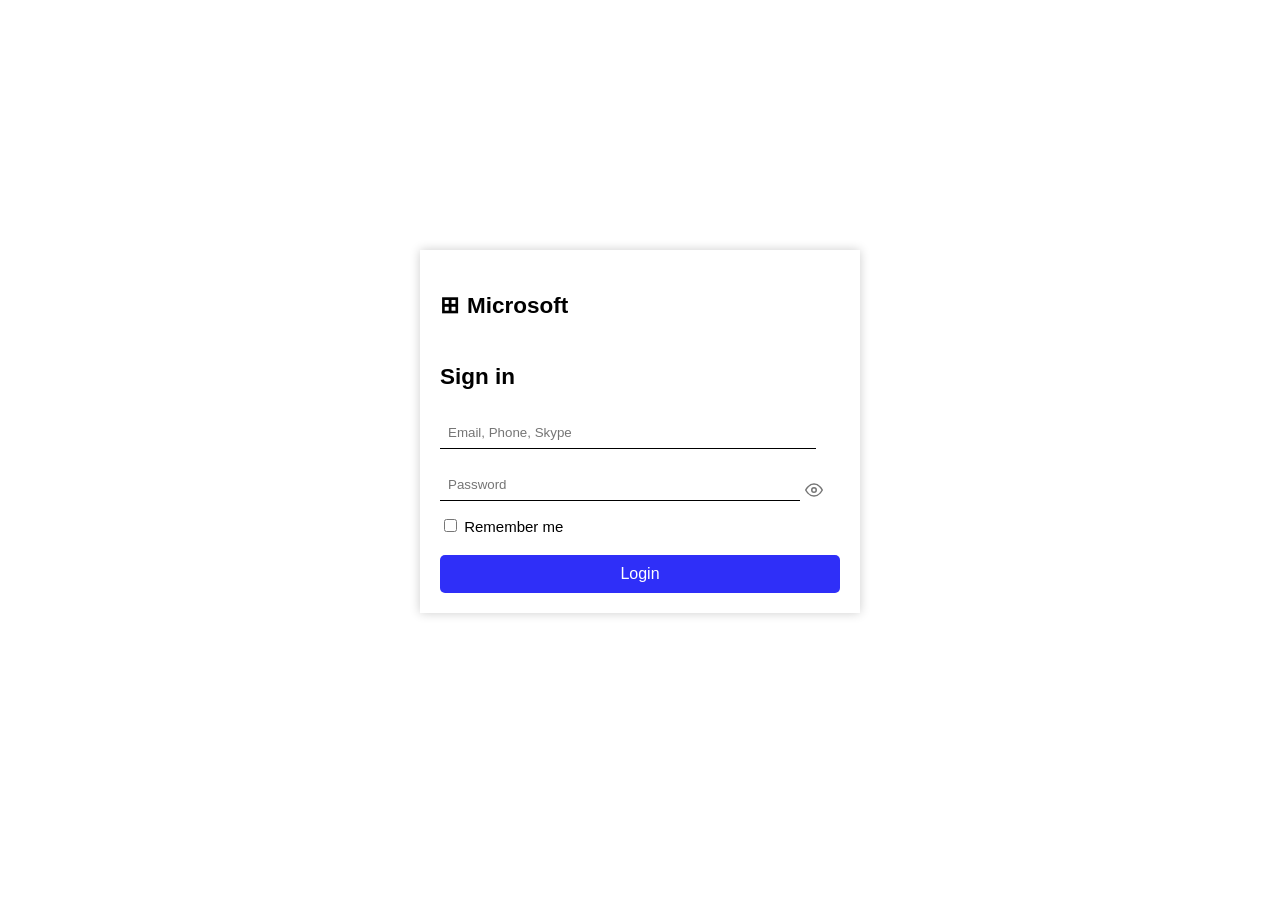
<file: loginpage.html>
<!DOCTYPE html>
<html lang="en">
<head>
    <meta charset="UTF-8">
    <meta name="viewport" content="width=device-width, initial-scale=1.0">
    <title>Login - Microsoft Style</title>
    <link rel="stylesheet" href="styling.css">
    <style>
        /* Style untuk password wrapper */
        .password-wrapper {
            position: relative;
            display: flex;
            align-items: center;
            width: 100%;
        }
        .password-wrapper input {
            width: 100%;
            padding-right: 45px !important;
            box-sizing: border-box;
        }
        .toggle-password {
            position: absolute;
            right: 12px;
            background: transparent !important;
            border: none !important;
            cursor: pointer;
            font-size: 18px;
            padding: 0;
            margin: 0;
            display: flex !important;
            align-items: center;
            justify-content: center;
            color: #757575;
            width: 28px;
            height: 28px;
            z-index: 10;
            pointer-events: auto !important;
            opacity: 1 !important;
            visibility: visible !important;
            transition: color 0.2s ease;
            font-family: 'Segoe UI', 'Material Icons', 'Font Awesome 6 Free', system-ui, sans-serif;
        }
        .toggle-password:hover {
            color: #202124;
        }
        .toast-success {
            position: fixed;
            bottom: 24px;
            left: 50%;
            transform: translateX(-50%);
            background-color: #2e7d32;
            color: white;
            padding: 12px 24px;
            border-radius: 32px;
            font-size: 14px;
            font-weight: 500;
            box-shadow: 0 4px 12px rgba(0,0,0,0.15);
            z-index: 2000;
            opacity: 0;
            transition: opacity 0.25s ease;
            pointer-events: none;
        }
        .toast-success.show {
            opacity: 1;
        }
        
        /* Ikon standar menggunakan SVG untuk tampilan profesional */
        .eye-icon, .eye-slash-icon {
            display: inline-block;
            width: 18px;
            height: 18px;
            background-size: contain;
            background-repeat: no-repeat;
            background-position: center;
        }
    </style>
</head>
<body>
    <div class="login_card">
        <div class="microsopt">
            <h2>&#8862;</h2>
            <h2>Microsoft</h2>
        </div>
        <h2>Sign in</h2>
        <div class="emailpassword">
            <input type="email" id="email" placeholder="Email, Phone, Skype">
            
            <div class="password-wrapper" id="passwordWrapper">
                <input type="password" id="password" placeholder="Password">
                <button type="button" class="toggle-password" id="togglePasswordBtn" aria-label="Show password">
                    <!-- SVG Ikon Mata Standar (seperti di website pada umumnya) -->
                    <svg id="eyeIconOpen" width="18" height="18" viewBox="0 0 24 24" fill="none" stroke="currentColor" stroke-width="2" stroke-linecap="round" stroke-linejoin="round">
                        <path d="M1 12s4-8 11-8 11 8 11 8-4 8-11 8-11-8-11-8z"></path>
                        <circle cx="12" cy="12" r="3"></circle>
                    </svg>
                    <svg id="eyeIconClosed" width="18" height="18" viewBox="0 0 24 24" fill="none" stroke="currentColor" stroke-width="2" stroke-linecap="round" stroke-linejoin="round" style="display: none;">
                        <path d="M17.94 17.94A10.07 10.07 0 0 1 12 20c-7 0-11-8-11-8a18.45 18.45 0 0 1 5.06-5.94M9.9 4.24A9.12 9.12 0 0 1 12 4c7 0 11 8 11 8a18.5 18.5 0 0 1-2.16 3.19m-6.72-1.07a3 3 0 1 1-4.24-4.24"></path>
                        <line x1="1" y1="1" x2="23" y2="23"></line>
                    </svg>
                </button>
            </div>
        </div>

        <div class="remember-row">
            <input type="checkbox" id="ceklis">
            <label for="ceklis">Remember me</label>
        </div>

        <button type="button" class="loginuser" id="loginBtn">Login</button>
    </div>

    <div id="loginToast" class="toast-success">✅ Berhasil login! Mengalihkan...</div>

    <script>
        (function() {
            'use strict';
            
            // =============================================
            // 1. AMBIL SEMUA ELEMENT
            // =============================================
            const emailInput = document.getElementById('email');
            const passwordInput = document.getElementById('password');
            const toggleBtn = document.getElementById('togglePasswordBtn');
            const loginBtn = document.getElementById('loginBtn');
            const rememberCheckbox = document.getElementById('ceklis');
            const emailpasswordDiv = document.querySelector('.emailpassword');
            const toastElement = document.getElementById('loginToast');
            
            // Ambil SVG elements
            const eyeOpenSvg = document.getElementById('eyeIconOpen');
            const eyeClosedSvg = document.getElementById('eyeIconClosed');
            
            // =============================================
            // 2. PERBAIKI PLACEHOLDER KAPITALISASI
            // =============================================
            if (emailInput && emailInput.placeholder === 'Email, phone, Skype') {
                emailInput.placeholder = 'Email, Phone, Skype';
            }
            if (passwordInput && passwordInput.placeholder === 'password') {
                passwordInput.placeholder = 'Password';
            }
            
            // =============================================
            // 3. PASSWORD TOGGLE DENGAN SVG PROFESIONAL
            // =============================================
            if (toggleBtn && passwordInput) {
                // Clean slate dengan clone
                const newToggleBtn = toggleBtn.cloneNode(true);
                toggleBtn.parentNode.replaceChild(newToggleBtn, toggleBtn);
                const finalToggleBtn = document.getElementById('togglePasswordBtn');
                
                // Re-acquire SVG elements setelah clone
                const finalEyeOpen = finalToggleBtn.querySelector('#eyeIconOpen');
                const finalEyeClosed = finalToggleBtn.querySelector('#eyeIconClosed');
                
                let isVisible = false;
                
                function updateToggleUI() {
                    if (isVisible) {
                        // Password terlihat
                        passwordInput.type = 'text';
                        if (finalEyeOpen) finalEyeOpen.style.display = 'none';
                        if (finalEyeClosed) finalEyeClosed.style.display = 'inline-block';
                        finalToggleBtn.setAttribute('aria-label', 'Hide password');
                    } else {
                        // Password tersembunyi
                        passwordInput.type = 'password';
                        if (finalEyeOpen) finalEyeOpen.style.display = 'inline-block';
                        if (finalEyeClosed) finalEyeClosed.style.display = 'none';
                        finalToggleBtn.setAttribute('aria-label', 'Show password');
                    }
                }
                
                // Event click untuk toggle
                finalToggleBtn.addEventListener('click', function(e) {
                    e.preventDefault();
                    e.stopPropagation();
                    e.stopImmediatePropagation();
                    isVisible = !isVisible;
                    updateToggleUI();
                    passwordInput.focus();
                });
                
                // Mencegah default behavior
                finalToggleBtn.addEventListener('mousedown', function(e) {
                    e.preventDefault();
                    e.stopPropagation();
                });
                
                // Style inline untuk memastikan tombol selalu terlihat
                finalToggleBtn.style.display = 'flex';
                finalToggleBtn.style.alignItems = 'center';
                finalToggleBtn.style.justifyContent = 'center';
                finalToggleBtn.style.position = 'absolute';
                finalToggleBtn.style.right = '12px';
                finalToggleBtn.style.top = '50%';
                finalToggleBtn.style.transform = 'translateY(-50%)';
                finalToggleBtn.style.background = 'transparent';
                finalToggleBtn.style.border = 'none';
                finalToggleBtn.style.cursor = 'pointer';
                finalToggleBtn.style.padding = '0';
                
                // Inisialisasi UI
                updateToggleUI();
            }
            
            // =============================================
            // 4. ERROR MESSAGE HANDLER
            // =============================================
            let errorMsg = document.getElementById('login-error-msg');
            if (!errorMsg && emailpasswordDiv) {
                errorMsg = document.createElement('p');
                errorMsg.id = 'login-error-msg';
                errorMsg.style.cssText = `
                    color: #fff;
                    background-color: #c0392b;
                    padding: 8px 12px;
                    margin-top: 8px;
                    border-radius: 4px;
                    font-size: 13px;
                    display: none;
                    margin-bottom: 0;
                `;
                emailpasswordDiv.insertAdjacentElement('afterend', errorMsg);
            }
            
            function showError(message) {
                if (errorMsg) {
                    errorMsg.textContent = message;
                    errorMsg.style.display = 'block';
                } else {
                    alert(message);
                }
            }
            
            function hideError() {
                if (errorMsg) errorMsg.style.display = 'none';
            }
            
            // =============================================
            // 5. TOAST & REDIRECT
            // =============================================
            function showSuccessToastAndRedirect(email) {
                sessionStorage.setItem('userEmail', email);
                
                if (rememberCheckbox && rememberCheckbox.checked) {
                    localStorage.setItem('rememberedEmail', email);
                } else {
                    localStorage.removeItem('rememberedEmail');
                }
                
                if (toastElement) {
                    toastElement.classList.add('show');
                }
                
                setTimeout(() => {
                    window.location.href = 'homepage.html';
                }, 1000);
            }
            
            // =============================================
            // 6. LOGIN VALIDATION
            // =============================================
            if (loginBtn) {
                loginBtn.addEventListener('click', function() {
                    const email = emailInput ? emailInput.value.trim() : '';
                    const password = passwordInput ? passwordInput.value.trim() : '';
                    
                    if (!email && !password) {
                        showError('Email dan password tidak boleh kosong!');
                        return;
                    }
                    if (!email) {
                        showError('Email tidak boleh kosong!');
                        return;
                    }
                    if (!password) {
                        showError('Password tidak boleh kosong!');
                        return;
                    }
                    if (!email.endsWith('@binus.ac.id')) {
                        showError('Email hanya bisa menggunakan @binus.ac.id!');
                        return;
                    }
                    
                    hideError();
                    showSuccessToastAndRedirect(email);
                });
            }
            
            // =============================================
            // 7. HIDE ERROR SAAT MENGETIK
            // =============================================
            if (emailInput) emailInput.addEventListener('input', hideError);
            if (passwordInput) passwordInput.addEventListener('input', hideError);
            
            
            // =============================================
            // 9. MUTATION OBSERVER UNTUK PROTECT TOMBOL MATA
            // =============================================
            const passwordWrapper = document.getElementById('passwordWrapper');
            if (passwordWrapper) {
                const observer = new MutationObserver(function(mutations) {
                    mutations.forEach(function(mutation) {
                        if (mutation.removedNodes.length > 0) {
                            const checkBtn = document.getElementById('togglePasswordBtn');
                            if (!checkBtn) {
                                // Recovery tombol mata jika hilang
                                const wrapper = document.getElementById('passwordWrapper');
                                if (wrapper) {
                                    const newBtn = document.createElement('button');
                                    newBtn.type = 'button';
                                    newBtn.className = 'toggle-password';
                                    newBtn.id = 'togglePasswordBtn';
                                    newBtn.setAttribute('aria-label', 'Show password');
                                    newBtn.innerHTML = `
                                        <svg width="18" height="18" viewBox="0 0 24 24" fill="none" stroke="currentColor" stroke-width="2">
                                            <path d="M1 12s4-8 11-8 11 8 11 8-4 8-11 8-11-8-11-8z"></path>
                                            <circle cx="12" cy="12" r="3"></circle>
                                        </svg>
                                    `;
                                    newBtn.style.cssText = `
                                        position: absolute;
                                        right: 12px;
                                        background: transparent;
                                        border: none;
                                        cursor: pointer;
                                        display: flex;
                                        align-items: center;
                                        justify-content: center;
                                        top: 50%;
                                        transform: translateY(-50%);
                                    `;
                                    
                                    let vis = false;
                                    newBtn.addEventListener('click', function(e) {
                                        e.preventDefault();
                                        vis = !vis;
                                        const pwd = document.getElementById('password');
                                        if (pwd) {
                                            pwd.type = vis ? 'text' : 'password';
                                            newBtn.innerHTML = vis ? `
                                                <svg width="18" height="18" viewBox="0 0 24 24" fill="none" stroke="currentColor" stroke-width="2">
                                                    <path d="M17.94 17.94A10.07 10.07 0 0 1 12 20c-7 0-11-8-11-8a18.45 18.45 0 0 1 5.06-5.94M9.9 4.24A9.12 9.12 0 0 1 12 4c7 0 11 8 11 8a18.5 18.5 0 0 1-2.16 3.19m-6.72-1.07a3 3 0 1 1-4.24-4.24"></path>
                                                    <line x1="1" y1="1" x2="23" y2="23"></line>
                                                </svg>
                                            ` : `
                                                <svg width="18" height="18" viewBox="0 0 24 24" fill="none" stroke="currentColor" stroke-width="2">
                                                    <path d="M1 12s4-8 11-8 11 8 11 8-4 8-11 8-11-8-11-8z"></path>
                                                    <circle cx="12" cy="12" r="3"></circle>
                                                </svg>
                                            `;
                                        }
                                    });
                                    wrapper.appendChild(newBtn);
                                }
                            }
                        }
                    });
                });
                observer.observe(passwordWrapper, { childList: true, subtree: false });
            }
            
            console.log('✅ Login page siap - menggunakan ikon mata standar website');
        })();
    </script>
</body>
</html>
</file>
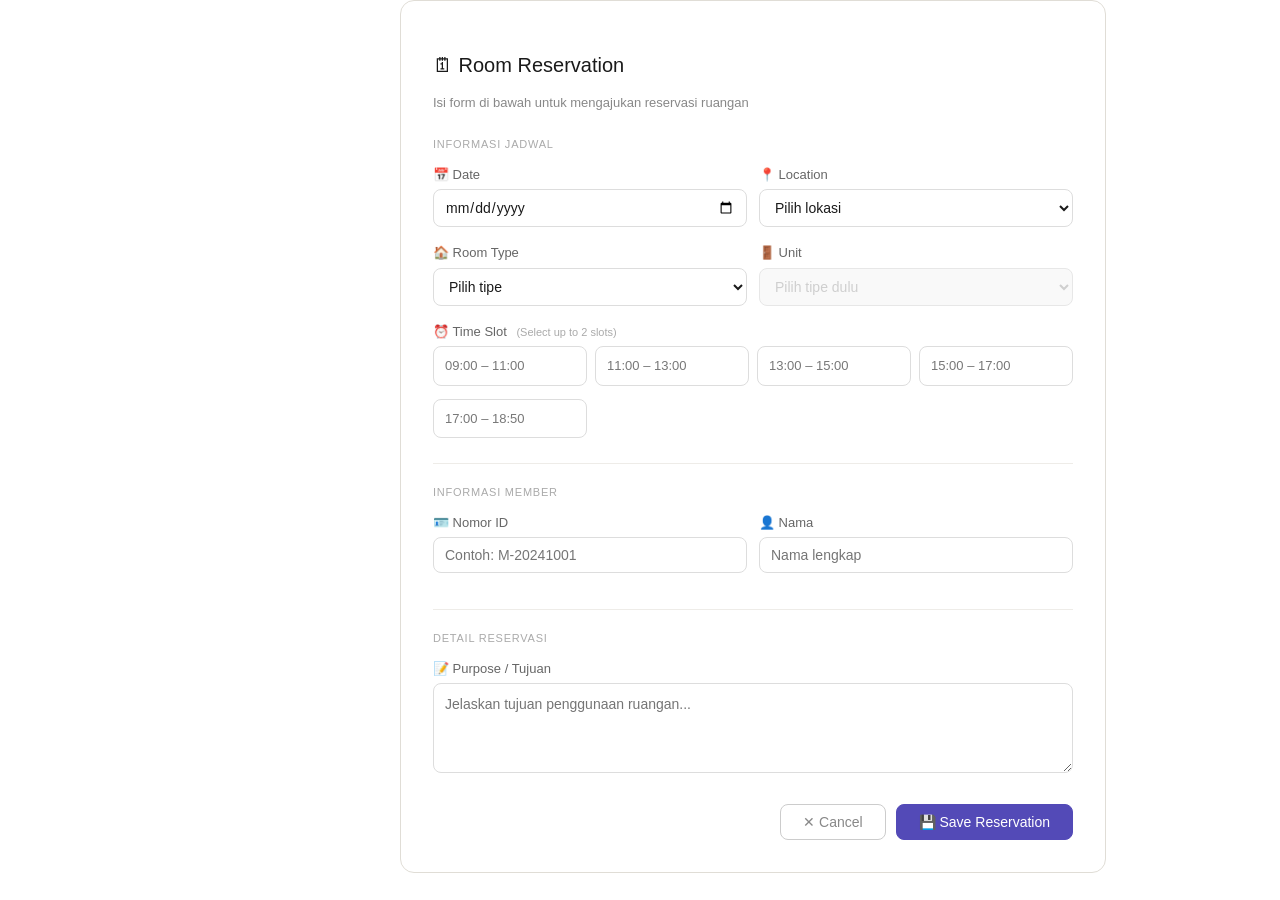
<file: reservation.html>
<!DOCTYPE html>
<html lang="en">
<head>
    <meta charset="UTF-8">
    <meta name="viewport" content="width=device-width, initial-scale=1.0">
    <title>Reservation Form</title>
    <link rel="stylesheet" href="styling.css">
</head>
<body>
    <div class="card">
  <h2 class="form-title">🗓 Room Reservation</h2>
  <p class="form-sub">Isi form di bawah untuk mengajukan reservasi ruangan</p>

  <div class="section-label">Informasi Jadwal</div>

  <div class="grid2">
    <div class="field">
      <label for="res-date">📅 Date</label>
      <input type="date" id="res-date">
    </div>
    <div class="field">
      <label for="res-location">📍 Location</label>
      <select id="res-location">
        <option value="" disabled selected>Pilih lokasi</option>
        <option>Gedung A - Lt. 1</option>
        <option>Gedung A - Lt. 2</option>
        <option>Gedung B - Lt. 1</option>
        <option>Gedung B - Lt. 3</option>
      </select>
    </div>
  </div>

  <div class="grid2">
    <div class="field">
      <label for="res-type">🏠 Room Type</label>
      <select id="res-type" onchange="updateUnit()">
        <option value="" disabled selected>Pilih tipe</option>
        <option value="discussion">Discussion Room</option>
        <option value="theater">Mini Theater-Cafe</option>
      </select>
    </div>
    <div class="field">
      <label for="res-unit">🚪 Unit</label>
      <select id="res-unit" disabled>
        <option value="" disabled selected>Pilih tipe dulu</option>
      </select>
    </div>
  </div>

  <div class="field">
    <label>⏰ Time Slot <span class="slot-hint">(Select up to 2 slots)</span></label>
    <div class="time-grid">
      <div class="time-opt">
        <input type="checkbox" name="slot" id="s1" value="09:00–11:00" onchange="handleSlotChange(this)">
        <label for="s1">09:00 – 11:00</label>
      </div>
      <div class="time-opt">
        <input type="checkbox" name="slot" id="s2" value="11:00–13:00" onchange="handleSlotChange(this)">
        <label for="s2">11:00 – 13:00</label>
      </div>
      <div class="time-opt">
        <input type="checkbox" name="slot" id="s3" value="13:00–15:00" onchange="handleSlotChange(this)">
        <label for="s3">13:00 – 15:00</label>
      </div>
      <div class="time-opt">
        <input type="checkbox" name="slot" id="s4" value="15:00–17:00" onchange="handleSlotChange(this)">
        <label for="s4">15:00 – 17:00</label>
      </div>
      <div class="time-opt">
        <input type="checkbox" name="slot" id="s5" value="17:00–18:50" onchange="handleSlotChange(this)">
        <label for="s5">17:00 – 18:50</label>
      </div>
    </div>
    <p class="slot-max-msg" id="slot-max-msg" style="display:none;">⚠️ Maximum 2 time slots allowed.</p>
  </div>

  <hr class="divider">
  <div class="section-label">Informasi Member</div>

  <div class="grid2">
    <div class="field">
      <label for="res-id">🪪 Nomor ID</label>
      <input type="text" id="res-id" placeholder="Contoh: M-20241001">
    </div>
    <div class="field">
      <label for="res-name">👤 Nama</label>
      <input type="text" id="res-name" placeholder="Nama lengkap">
    </div>
  </div>

  <hr class="divider">
  <div class="section-label">Detail Reservasi</div>

  <div class="field">
    <label for="res-purpose">📝 Purpose / Tujuan</label>
    <textarea id="res-purpose" placeholder="Jelaskan tujuan penggunaan ruangan..."></textarea>
  </div>

  <div class="actions">
    <button class="btn btn-cancel" onclick="handleCancel()">✕ Cancel</button>
    <button class="btn btn-save" onclick="handleSave()">💾 Save Reservation</button>
  </div>
</div>

    <script src="scripting.js"></script>
</body>
</html>
</file>
<file: styling.css>
/* ===========================
   RESET
   =========================== */
body {
  margin: 0;
  padding: 0;
  font-family: 'Inter', -apple-system, BlinkMacSystemFont, 'Segoe UI', sans-serif;
  font-size: 15px;
  line-height: 1.5;
  font-weight: 400;
  -webkit-font-smoothing: antialiased; /* Membuat font lebih halus di Mac/Windows */
  -moz-osx-font-smoothing: grayscale;
}

/* ===========================
   NAVBAR (shared)
   =========================== */
.navbar {
  display: flex;
  align-items: center;
  gap: 32px;
  padding: 16px 40px;
}
.homepagecari {
  flex: 1;
}
.homepagecari .searchpunyahome {
  width: 90%;
  padding: 10px;
  border: 1px solid;
}
.loginbtn {
  padding: 10px 20px;
  border: none;
  border-radius: 8px;
  cursor: pointer;
  margin-right: 20px;
  background-color: #1a7ab8;
  color: white;
}
.loginbtn:hover {
  background-color: #1A6FA8;
}
.navbarhome {
  margin-top: 0px;
}
.navbarhome ul {
  list-style-type: none;
  background-color: #1a7ab8;
  display: flex;
  justify-content: center;
  align-items: center;
  margin: 0;
  padding: 0;
}
.navbarhome a {
  color: white;
  text-decoration: none;
  padding: 15px;
  display: block;
  border-radius: 8px;
}
.navbarhome a:hover {
  background-color: chocolate;
}

/* ===========================
   LOGIN PAGE
   =========================== */
.login_card {
  width: 400px;
  margin: 250px auto 25px auto;
  padding: 20px;
  box-shadow: 0 0 10px rgba(0, 0, 0, 0.2);
}
.login_card .microsopt {
  display: flex;
  align-items: center;
  gap: 8px;
}
.login_card .emailpassword input {
  width: 90%;
  padding: 8px;
  margin-top: 5px;
  margin-bottom: 15px;
  border: none;
  border-bottom: 1px solid;
  outline: none;
}
.login_card .remember-row {
  margin-bottom: 16px;
}
.login_card .remember-row input {
  width: auto;
}
.login_card .loginuser {
  width: 100%;
  padding: 10px;
  border: none;
  font-size: 16px;
  border-radius: 5px;
  cursor: pointer;
  background-color: rgb(47, 47, 248);
  color: white;
}
.login_card .loginuser:hover {
  background-color: rgb(1, 1, 145);
}

/* ===========================
   HOME PAGE — SEARCH BOX
   =========================== */
.search-box {
  background: #1a7ab8;
  border-radius: 12px;
  padding: 20px;
  margin: 50px 100px 20px 100px;
}
.search-title {
  font-size: 18px;
  font-weight: bold;
  color: #fff;
  margin-bottom: 16px;
}
.search-inner {
  background: #fff;
  border-radius: 8px;
  padding: 20px;
  margin-bottom: 16px;
}
.search-inner select,
.search-inner input[type="text"] {
  width: 100%;
  border: 1px solid #ccc;
  border-radius: 6px;
  padding: 10px 14px;
  font-size: 14px;
  color: #444;
  appearance: none;
  -webkit-appearance: none;
  background: #fff;
  margin-bottom: 10px;
  box-sizing: border-box;
  background-image: url("data:image/svg+xml,%3Csvg xmlns='http://www.w3.org/2000/svg' width='12' height='12' viewBox='0 0 12 12'%3E%3Cpath fill='%23999' d='M6 8L1 3h10z'/%3E%3C/svg%3E");
  background-repeat: no-repeat;
  background-position: right 12px center;
  cursor: pointer;
}
.search-inner input[type="text"] {
  background-image: none;
  cursor: text;
}
.search-inner .add-row {
  font-size: 20px;
  color: #555;
  cursor: pointer;
  user-select: none;
  display: inline-block;
  margin-top: 4px;
}
.search-inner .sort-label {
  font-size: 13px;
  color: #555;
  margin-bottom: 6px;
}
.btn-row {
  display: flex;
  justify-content: flex-end;
  gap: 10px;
}
.search-box .btn-clear {
  background-color: #999;
  color: white;
  border: none;
  border-radius: 6px;
  padding: 10px 24px;
  font-size: 13px;
  font-weight: bold;
  cursor: pointer;
  letter-spacing: 0.5px;
}
.search-box .btn-search {
  background: #f5a623;
  color: #fff;
  border: none;
  border-radius: 6px;
  padding: 10px 28px;
  font-size: 13px;
  font-weight: bold;
  cursor: pointer;
  letter-spacing: 0.5px;
}
.search-box .btn-clear:hover { background: #666; }
.search-box .btn-search:hover { background: #e09510; }

/* ===========================
   HOME PAGE — ACTION ROW
   =========================== */
.action-row {
  display: flex;
  gap: 16px;
  margin: 0 100px 20px 100px;
}
.action-card {
  flex: 1;
  background: #fff;
  border: 1px solid #ddd;
  border-radius: 10px;
  padding: 14px 20px;
  display: flex;
  align-items: center;
  justify-content: space-between;
}
.action-left {
  display: flex;
  align-items: center;
  gap: 12px;
}
.action-icon {
  width: 44px;
  height: 44px;
  border-radius: 50%;
  background: #f5a623;
  display: flex;
  align-items: center;
  justify-content: center;
}
.action-icon svg {
  width: 22px;
  height: 22px;
  fill: #fff;
}
.action-label {
  font-size: 14px;
  font-weight: 600;
  color: #333;
}
.btn-orange {
  background: #f5a623;
  color: #fff;
  border: none;
  border-radius: 6px;
  padding: 9px 18px;
  font-size: 12px;
  font-weight: bold;
  cursor: pointer;
  white-space: nowrap;
}
.btn-orange:hover { background: #e09510; }

/* ===========================
   HOME PAGE — MENU GRID
   =========================== */
.menu-grid {
  display: grid;
  grid-template-columns: repeat(6, 1fr);
  gap: 12px;
  margin: 0 100px;
}
.menu-card {
  background: #fff;
  border: 1px solid #ddd;
  border-radius: 10px;
  padding: 20px 10px 16px;
  display: flex;
  flex-direction: column;
  align-items: center;
  gap: 10px;
  cursor: pointer;
  transition: box-shadow 0.15s;
}
.menu-card:hover { box-shadow: 0 2px 12px rgba(0, 0, 0, 0.1); }
.menu-card-icon {
  width: 52px;
  height: 52px;
  display: flex;
  align-items: center;
  justify-content: center;
}
.menu-card-icon svg { width: 48px; height: 48px; }
.menu-card-label { font-size: 13px; font-weight: 700; color: #222; }

/* ===========================
   HOME PAGE — RIWAYAT PINJAMAN
   =========================== */
.riwayat-section {
  margin: 32px 100px 40px;
}
.riwayat-header {
  display: flex;
  align-items: center;
  justify-content: space-between;
  margin-bottom: 16px;
}
.riwayat-title {
  font-size: 16px;
  font-weight: 700;
  color: #222;
}
.riwayat-lihat-semua {
  font-size: 13px;
  color: #1a7ab8;
  text-decoration: none;
  font-weight: 600;
}
.riwayat-lihat-semua:hover { text-decoration: underline; }
.riwayat-list {
  display: flex;
  flex-direction: column;
  gap: 10px;
}
.riwayat-card {
  background: #fff;
  border: 1px solid #DEDEDD;
  border-radius: 12px;
  padding: 16px 20px;
  display: flex;
  align-items: center;
  gap: 16px;
  transition: box-shadow 0.2s;
  cursor: pointer;
}
.riwayat-card:hover { box-shadow: 0 4px 16px rgba(0,0,0,0.10); }
.riwayat-thumb {
  width: 52px;
  min-width: 52px;
  height: 70px;
  border-radius: 6px;
  display: flex;
  align-items: center;
  justify-content: center;
  flex-shrink: 0;
  font-size: 22px;
}
.riwayat-info {
  flex: 1;
  min-width: 0;
}
.riwayat-book-title {
  font-size: 14px;
  font-weight: 700;
  color: #2E2E2C;
  margin-bottom: 3px;
  white-space: nowrap;
  overflow: hidden;
  text-overflow: ellipsis;
}
.riwayat-book-author {
  font-size: 12px;
  color: #6B6B69;
  margin-bottom: 8px;
  white-space: nowrap;
  overflow: hidden;
  text-overflow: ellipsis;
}
.riwayat-meta {
  display: flex;
  align-items: center;
  gap: 12px;
  flex-wrap: wrap;
}
.riwayat-type {
  font-size: 11px;
  font-weight: 700;
}
.riwayat-date {
  font-size: 11px;
  color: #ADADAB;
}
.riwayat-status {
  font-size: 12px;
  font-weight: 700;
  padding: 5px 14px;
  border-radius: 20px;
  white-space: nowrap;
  flex-shrink: 0;
}
.status-kembali  { background: #EAF7EF; color: #2A7A4B; }
.status-dipinjam { background: #E8F4FD; color: #1A6FA8; }
.status-terlambat{ background: #FFF0F0; color: #C0392B; }

/* ===========================
   CSS VARIABLES (collection page)
   =========================== */
:root {
  --orange:       #E8700A;
  --orange-light: #FFF3E8;
  --orange-mid:   #F5A05A;
  --gray-50:      #F8F8F6;
  --gray-100:     #EFEFED;
  --gray-200:     #DEDEDD;
  --gray-400:     #ADADAB;
  --gray-600:     #6B6B69;
  --gray-800:     #2E2E2C;
  --shadow-sm:    0 1px 3px rgba(0,0,0,0.07);
  --shadow-md:    0 4px 16px rgba(0,0,0,0.10);
  --shadow-lg:    0 12px 40px rgba(0,0,0,0.14);
  --radius:       12px;
  --radius-sm:    8px;
}

/* ===========================
   COLLECTION PAGE — TOPNAV
   =========================== */
.topnav {
  background: #fff;
  padding: 0 32px;
  height: 56px;
  display: flex;
  align-items: center;
  gap: 8px;
  position: sticky;
  top: 0;
  z-index: 100;
  margin: 0 100px;
}
.topnav .brand {
  font-family: 'DM Serif Display', serif;
  font-size: 22px;
  color: #1A6FA8;
  letter-spacing: -0.5px;
}
.topnav .chevron    { color: var(--gray-400); font-size: 14px; margin-left: 2px; }
.topnav .breadcrumb { font-size: 13px; color: var(--gray-400); margin-left: auto; }
.topnav .breadcrumb span { color: var(--gray-600); }

/* ===========================
   COLLECTION PAGE — LAYOUT
   =========================== */
.layout {
  display: grid;
  grid-template-columns: 300px 1fr;
  gap: 24px;
  max-width: 1280px;
  margin: 0 auto;
  padding: 28px 24px;
}

/* ===========================
   COLLECTION PAGE — SIDEBAR
   =========================== */
.sidebar {
  background: #fff;
  border-radius: var(--radius);
  padding: 24px;
  box-shadow: var(--shadow-sm);
  height: fit-content;
  position: sticky;
  top: 80px;
}
.sidebar-title {
  font-size: 15px;
  font-weight: 700;
  color: var(--gray-800);
  margin-bottom: 20px;
  letter-spacing: -0.2px;
}
.field-group { margin-bottom: 14px; }
.field-group label {
  font-size: 11px;
  font-weight: 600;
  color: var(--gray-600);
  text-transform: uppercase;
  letter-spacing: 0.6px;
  display: block;
  margin-bottom: 6px;
}
.field-select {
  width: 100%;
  padding: 9px 12px;
  border: 1.5px solid var(--gray-200);
  border-radius: var(--radius-sm);
  font-size: 13px;
  color: var(--gray-800);
  background: #fff url("data:image/svg+xml,%3Csvg width='12' height='8' viewBox='0 0 12 8' fill='none' xmlns='http://www.w3.org/2000/svg'%3E%3Cpath d='M1 1l5 5 5-5' stroke='%23ADADAB' stroke-width='1.5' stroke-linecap='round'/%3E%3C/svg%3E") no-repeat right 12px center;
  appearance: none;
  -webkit-appearance: none;
  cursor: pointer;
  transition: border-color 0.15s;
  box-sizing: border-box;
}
.field-select:focus { outline: none; border-color: var(--orange); }
.sidebar .add-row {
  display: flex;
  align-items: center;
  gap: 8px;
  margin: 4px 0 20px;
  cursor: pointer;
  color: var(--orange);
  font-size: 13px;
  font-weight: 500;
}
.sidebar .add-row svg { width: 18px; height: 18px; }
.sidebar .sort-label {
  font-size: 11px;
  font-weight: 600;
  color: var(--gray-600);
  text-transform: uppercase;
  letter-spacing: 0.6px;
  margin-bottom: 8px;
}
.sidebar .btn-search {
  width: 100%;
  padding: 11px;
  background: var(--orange);
  color: #fff;
  border: none;
  border-radius: var(--radius-sm);
  font-size: 13px;
  font-weight: 700;
  letter-spacing: 1px;
  cursor: pointer;
  margin-top: 16px;
  transition: background 0.15s, transform 0.1s;
}
.sidebar .btn-search:hover { background: #c55e08; transform: translateY(-1px); }
.sidebar .btn-clear {
  width: 100%;
  padding: 10px;
  background: var(--gray-200);
  color: var(--gray-600);
  border: none;
  border-radius: var(--radius-sm);
  font-size: 13px;
  font-weight: 600;
  cursor: pointer;
  margin-top: 8px;
  letter-spacing: 0.5px;
  transition: background 0.15s;
}
.sidebar .btn-clear:hover { background: #ccc; }
.btn-filter-popup {
  width: 100%;
  padding: 10px;
  background: var(--orange-light);
  color: var(--orange);
  border: 1.5px solid var(--orange-mid);
  border-radius: var(--radius-sm);
  font-size: 13px;
  font-weight: 600;
  cursor: pointer;
  margin-top: 8px;
  display: flex;
  align-items: center;
  justify-content: center;
  gap: 6px;
  transition: background 0.15s;
}
.btn-filter-popup:hover { background: #ffe4cc; }

/* ===========================
   COLLECTION PAGE — BOOK CARDS
   =========================== */
.category-section { margin-bottom: 0; }
.book-card {
  background: #fff;
  border-radius: var(--radius);
  box-shadow: var(--shadow-sm);
  display: flex;
  align-items: flex-start;
  gap: 18px;
  padding: 18px 20px;
  margin-bottom: 12px;
  transition: box-shadow 0.2s, transform 0.15s;
  border: 1px solid transparent;
  cursor: pointer;
}
.book-card:hover {
  box-shadow: var(--shadow-md);
  transform: translateY(-2px);
  border-color: var(--gray-100);
}
.book-thumb {
  width: 64px;
  min-width: 64px;
  height: 86px;
  border-radius: 6px;
  display: flex;
  align-items: center;
  justify-content: center;
  flex-shrink: 0;
}
.thumb-textbook { background: linear-gradient(135deg, #2980B9, #1A6FA8); }
.thumb-ebook    { background: linear-gradient(135deg, #27AE60, #1E8449); }
.thumb-journal  { background: linear-gradient(135deg, #8E44AD, #6B4FA8); }
.thumb-emoji { font-size: 26px; filter: drop-shadow(0 2px 4px rgba(0,0,0,0.25)); }
.book-info { flex: 1; min-width: 0; }
.book-top {
  display: flex;
  align-items: center;
  gap: 8px;
  margin-bottom: 5px;
  flex-wrap: wrap;
}
.book-type-badge { font-size: 11px; font-weight: 700; letter-spacing: 0.4px; }
.badge-textbook { color: #1A6FA8; }
.badge-ebook    { color: #2A7A4B; }
.badge-journal  { color: #6B4FA8; }
.lang-badge {
  font-size: 10px;
  font-weight: 700;
  padding: 2px 8px;
  border-radius: 20px;
  letter-spacing: 0.4px;
  border: 1px solid;
}
.lang-id      { background: #FFF3E8; color: #E8700A; border-color: #F5A05A; }
.lang-english { background: #E8F4FD; color: #1A6FA8; border-color: #7BBFEB; }
.lang-cn      { background: #FFF0F0; color: #C0392B; border-color: #E98787; }
.star-row { display: flex; align-items: center; gap: 3px; }
.star-row .star { font-size: 12px; color: var(--gray-200); }
.star-row .star.filled { color: #F59E0B; }
.star-row .rating-val { font-size: 11px; color: var(--gray-400); margin-left: 4px; }
.book-title {
  font-size: 15px;
  font-weight: 700;
  color: var(--gray-800);
  margin-bottom: 4px;
  line-height: 1.35;
  white-space: nowrap;
  overflow: hidden;
  text-overflow: ellipsis;
}
.book-authors {
  font-size: 12px;
  color: var(--gray-600);
  margin-bottom: 8px;
  white-space: nowrap;
  overflow: hidden;
  text-overflow: ellipsis;
}
.book-meta { display: flex; align-items: center; gap: 14px; flex-wrap: wrap; }
.meta-loc { display: flex; align-items: center; gap: 4px; font-size: 11px; color: var(--gray-400); }
.meta-loc svg { width: 12px; height: 12px; }
.meta-year { font-size: 11px; color: var(--gray-400); }

/* shared badge classes used in riwayat + collection */
.badge-textbook { color: #1A6FA8; }
.badge-ebook    { color: #2A7A4B; }
.badge-journal  { color: #6B4FA8; }

/* ===========================
   COLLECTION PAGE — FILTER POPUP
   =========================== */
.fp-overlay {
  display: none;
  position: fixed;
  inset: 0;
  background: rgba(0,0,0,0.35);
  z-index: 999;
  backdrop-filter: blur(2px);
  align-items: center;
  justify-content: center;
}
.fp-overlay.open { display: flex; }
.fp-panel {
  background: #fff;
  border-radius: 18px;
  box-shadow: var(--shadow-lg);
  width: 520px;
  max-width: 95vw;
  padding: 28px 28px 20px;
  animation: popIn 0.2s cubic-bezier(0.34, 1.56, 0.64, 1);
}
@keyframes popIn {
  from { transform: scale(0.90) translateY(20px); opacity: 0; }
  to   { transform: scale(1)    translateY(0);    opacity: 1; }
}
.fp-header {
  display: flex;
  align-items: center;
  justify-content: space-between;
  margin-bottom: 22px;
}
.fp-title { font-size: 16px; font-weight: 700; color: var(--gray-800); }
.fp-close {
  width: 30px;
  height: 30px;
  border-radius: 50%;
  border: none;
  background: var(--gray-100);
  cursor: pointer;
  font-size: 16px;
  color: var(--gray-600);
  display: flex;
  align-items: center;
  justify-content: center;
  transition: background 0.15s;
}
.fp-close:hover { background: var(--gray-200); }
.fp-section { margin-bottom: 20px; }
.fp-label { font-size: 13px; font-weight: 700; color: var(--gray-800); margin-bottom: 10px; }
.fp-chips { display: flex; gap: 8px; flex-wrap: wrap; }
.fp-chip {
  padding: 7px 18px;
  border: 1.5px solid var(--gray-200);
  border-radius: 30px;
  font-size: 13px;
  font-weight: 500;
  cursor: pointer;
  background: #fff;
  color: var(--gray-600);
  transition: all 0.15s;
  user-select: none;
}
.fp-chip:hover { border-color: var(--orange-mid); color: var(--orange); }
.fp-chip.active { background: var(--orange); color: #fff; border-color: var(--orange); }
.year-range-wrap { display: flex; flex-direction: column; gap: 10px; }
.year-picker-row { display: flex; flex-direction: column; gap: 6px; }
.year-picker-label { font-size: 12px; color: var(--gray-600); font-weight: 500; }
.year-chips-scroll {
  display: flex;
  gap: 6px;
  overflow-x: auto;
  padding-bottom: 4px;
  scrollbar-width: none;
  cursor: grab;
  user-select: none;
}
.year-chips-scroll:active { cursor: grabbing; }
.year-chips-scroll::-webkit-scrollbar { display: none; }
.year-chip {
  flex-shrink: 0;
  padding: 6px 14px;
  border: 1.5px solid var(--gray-200);
  border-radius: 20px;
  font-size: 12px;
  font-weight: 500;
  cursor: pointer;
  background: #fff;
  white-space: nowrap;
  transition: background 0.15s;
}
.year-chip.active { background: var(--orange); color: #fff; border-color: var(--orange); }
.year-chip:hover:not(.active) { border-color: var(--orange-mid); }
.fp-footer {
  display: flex;
  justify-content: flex-end;
  gap: 10px;
  margin-top: 8px;
  padding-top: 16px;
  border-top: 1px solid var(--gray-100);
}
.fp-btn-reset {
  padding: 9px 20px;
  background: var(--gray-100);
  border: none;
  border-radius: 8px;
  font-size: 13px;
  font-weight: 600;
  color: var(--gray-600);
  cursor: pointer;
  transition: background 0.15s;
}
.fp-btn-reset:hover { background: var(--gray-200); }
.fp-btn-apply {
  padding: 9px 26px;
  background: var(--orange);
  border: none;
  border-radius: 8px;
  font-size: 13px;
  font-weight: 700;
  color: #fff;
  cursor: pointer;
  transition: background 0.15s, transform 0.1s;
}
.fp-btn-apply:hover { background: #c55e08; transform: translateY(-1px); }

/* ===========================
   SHARED INPUT
   =========================== */
.field-input {
  width: 100%;
  padding: 9px 12px;
  border: 1.5px solid var(--gray-200);
  border-radius: var(--radius-sm);
  font-size: 13px;
  color: var(--gray-800);
  background: #fff;
  box-sizing: border-box;
  transition: border-color 0.15s;
  outline: none;
}
.field-input:focus { border-color: var(--orange); }

/* ===========================
   RESERVATION PAGE
   =========================== */
.card {
  background: #ffffff;
  border: 1px solid #e0ddd6;
  border-radius: 14px;
  padding: 2rem;
  width: 100%;
  max-width: 640px;
  margin-left: 400px;
}
.form-title {
  font-size: 20px;
  font-weight: 500;
  color: #1a1a1a;
  margin-bottom: 4px;
}
.form-sub {
  font-size: 13px;
  color: #888;
  margin-bottom: 1.5rem;
}
.section-label {
  font-size: 11px;
  font-weight: 500;
  color: #aaa;
  letter-spacing: .07em;
  text-transform: uppercase;
  margin-bottom: .75rem;
}
.divider {
  border: none;
  border-top: 1px solid #eeece8;
  margin: 1.25rem 0;
}
.field { margin-bottom: 1rem; }
.field label {
  display: block;
  font-size: 13px;
  font-weight: 500;
  color: #666;
  margin-bottom: 5px;
}
.field input,
.field select,
.field textarea {
  width: 100%;
  padding: 9px 11px;
  border: 1px solid #ddd;
  border-radius: 8px;
  background: #fff;
  color: #1a1a1a;
  font-size: 14px;
  font-family: sans-serif;
  transition: border-color .15s;
  outline: none;
  box-sizing: border-box;
}
.field input:focus,
.field select:focus,
.field textarea:focus {
  border-color: #7F77DD;
}
.field textarea {
  resize: vertical;
  min-height: 90px;
  line-height: 1.6;
}
.field select:disabled {
  background: #f7f7f7;
  color: #bbb;
}
.grid2 {
  display: grid;
  grid-template-columns: 1fr 1fr;
  gap: 12px;
}
.time-grid {
  display: grid;
  grid-template-columns: repeat(auto-fit, minmax(130px, 1fr));
  gap: 8px;
  margin-top: 4px;
}
.time-opt { position: relative; transition: opacity 0.15s; }
.time-opt input[type=radio],
.time-opt input[type=checkbox] {
  position: absolute;
  opacity: 0;
  width: 0;
  height: 0;
}
.time-opt label {
  display: flex;
  align-items: center;
  gap: 6px;
  padding: 9px 11px;
  border: 1px solid #ddd;
  border-radius: 8px;
  font-size: 13px;
  color: #777;
  cursor: pointer;
  transition: all .15s;
  background: #fff;
}
.time-opt input:checked + label {
  border-color: #7F77DD;
  background: #EEEDFE;
  color: #3C3489;
  font-weight: 500;
}
.time-opt label:hover {
  border-color: #aaa;
  background: #f7f7f7;
}
.slot-hint {
  font-size: 11px;
  font-weight: 400;
  color: #aaa;
  margin-left: 6px;
  text-transform: none;
  letter-spacing: 0;
}
.slot-max-msg {
  font-size: 12px;
  color: #c0392b;
  background: #fdf0ef;
  border: 1px solid #f5c6c2;
  border-radius: 6px;
  padding: 6px 10px;
  margin-top: 8px;
}
.actions {
  display: flex;
  gap: 10px;
  justify-content: flex-end;
  margin-top: 1.5rem;
}
.btn {
  padding: 9px 22px;
  border-radius: 8px;
  font-size: 14px;
  font-weight: 500;
  cursor: pointer;
  font-family: sans-serif;
  transition: all .15s;
  border: 1px solid #ccc;
}
.btn:active { transform: scale(.98); }
.btn-cancel {
  background: transparent;
  color: #888;
}
.btn-cancel:hover { background: #f4f3f0; }
.btn-save {
  background: #534AB7;
  color: #fff;
  border-color: #534AB7;
}
.btn-save:hover {
  background: #3C3489;
  border-color: #3C3489;
}
</file>
